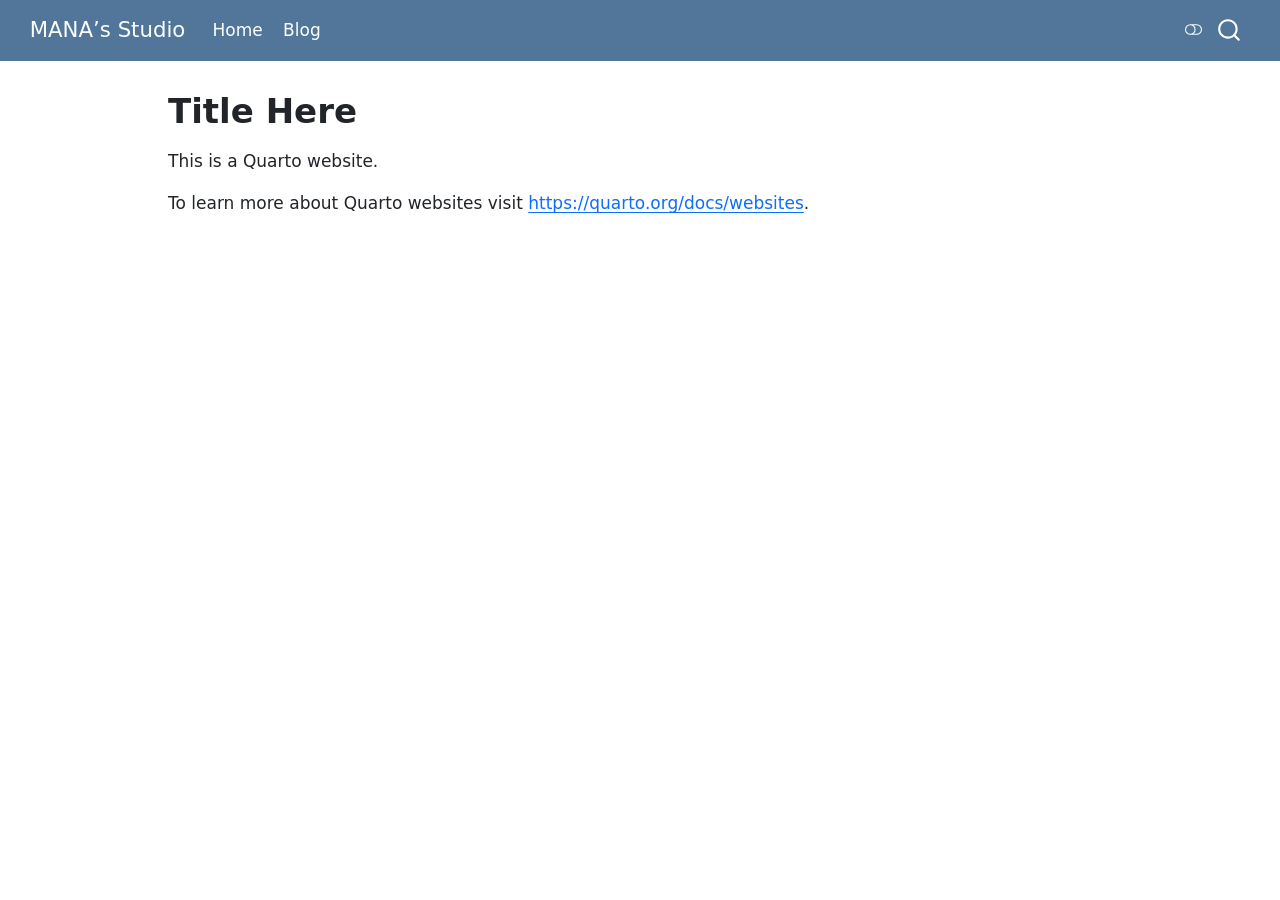
<file: index.html>
<!DOCTYPE html>
<html xmlns="http://www.w3.org/1999/xhtml" lang="en" xml:lang="en"><head>

<meta charset="utf-8">
<meta name="generator" content="quarto-1.10.18">

<meta name="viewport" content="width=device-width, initial-scale=1.0, user-scalable=yes">


<title>Title Here – MANA’s Studio</title>
<style>
/* Default styles provided by pandoc.
** See https://pandoc.org/MANUAL.html#variables-for-html for config info.
*/
span.smallcaps{font-variant: small-caps;}
div.columns{display: flex; gap: 1.5em;}
div.column{flex: auto;}
@media screen {
div.columns{gap: min(4vw, 1.5em);}
div.column{overflow-x: auto;}
}
div.hanging-indent{margin-left: 1.5em; text-indent: -1.5em;}
ul.task-list{list-style: none;}
ul.task-list li input[type="checkbox"] {
  width: 0.8em;
  margin: 0 0.8em 0.2em -1em; /* quarto-specific, see https://github.com/quarto-dev/quarto-cli/issues/4556 */ 
  vertical-align: middle;
}
</style>


<script src="site_libs/quarto-nav/quarto-nav.js"></script>
<script src="site_libs/quarto-nav/headroom.min.js"></script>
<script src="site_libs/clipboard/clipboard.min.js"></script>
<script src="site_libs/quarto-search/autocomplete.umd.js"></script>
<script src="site_libs/quarto-search/fuse.min.js"></script>
<script src="site_libs/quarto-search/quarto-search.js"></script>
<meta name="quarto:offset" content="./">
<script src="site_libs/quarto-html/quarto.js" type="module"></script>
<script src="site_libs/quarto-html/tabsets/tabsets.js" type="module"></script>
<script src="site_libs/quarto-html/popper.min.js"></script>
<script src="site_libs/quarto-html/tippy.umd.min.js"></script>
<script src="site_libs/quarto-html/anchor.min.js"></script>
<link href="site_libs/quarto-html/tippy.css" rel="stylesheet">
<link href="site_libs/quarto-html/quarto-syntax-highlighting-64a204ab8560d761af7679ceaba22944.css" rel="stylesheet" class="quarto-color-scheme" id="quarto-text-highlighting-styles">
<link href="site_libs/quarto-html/quarto-syntax-highlighting-dark-b85bc7c33db8c58e0ec93c3465666fed.css" rel="stylesheet" class="quarto-color-scheme quarto-color-alternate" id="quarto-text-highlighting-styles">
<link href="site_libs/quarto-html/quarto-syntax-highlighting-64a204ab8560d761af7679ceaba22944.css" rel="stylesheet" class="quarto-color-scheme-extra" id="quarto-text-highlighting-styles">
<script src="site_libs/bootstrap/bootstrap.min.js"></script>
<link href="site_libs/bootstrap/bootstrap-icons.css" rel="stylesheet">
<link href="site_libs/bootstrap/bootstrap-3f2496242c16263c0d5ed257b2b27fab.min.css" rel="stylesheet" append-hash="true" class="quarto-color-scheme" id="quarto-bootstrap" data-mode="light">
<link href="site_libs/bootstrap/bootstrap-dark-cb32efade1bbfe408a5e0da3aff80a0a.min.css" rel="stylesheet" append-hash="true" class="quarto-color-scheme quarto-color-alternate" id="quarto-bootstrap" data-mode="dark">
<link href="site_libs/bootstrap/bootstrap-3f2496242c16263c0d5ed257b2b27fab.min.css" rel="stylesheet" append-hash="true" class="quarto-color-scheme-extra" id="quarto-bootstrap" data-mode="light">
<script id="quarto-search-options" type="application/json">{
  "location": "navbar",
  "copy-button": false,
  "collapse-after": 3,
  "panel-placement": "end",
  "type": "overlay",
  "limit": 50,
  "keyboard-shortcut": [
    "f",
    "/",
    "s"
  ],
  "show-item-context": false,
  "language": {
    "search-no-results-text": "No results",
    "search-matching-documents-text": "matching documents",
    "search-copy-link-title": "Copy link to search",
    "search-hide-matches-text": "Hide additional matches",
    "search-more-match-text": "more match in this document",
    "search-more-matches-text": "more matches in this document",
    "search-clear-button-title": "Clear",
    "search-text-placeholder": "",
    "search-detached-cancel-button-title": "Cancel",
    "search-submit-button-title": "Submit",
    "search-label": "Search"
  }
}</script>


<link rel="stylesheet" href="styles.css">
</head>

<body class="nav-fixed quarto-light"><script id="quarto-html-before-body" type="application/javascript">
    const toggleBodyColorMode = (bsSheetEl) => {
      const mode = bsSheetEl.getAttribute("data-mode");
      const bodyEl = window.document.querySelector("body");
      if (mode === "dark") {
        bodyEl.classList.add("quarto-dark");
        bodyEl.classList.remove("quarto-light");
      } else {
        bodyEl.classList.add("quarto-light");
        bodyEl.classList.remove("quarto-dark");
      }
    }
    const toggleBodyColorPrimary = () => {
      const bsSheetEl = window.document.querySelector("link#quarto-bootstrap:not([rel=disabled-stylesheet])");
      if (bsSheetEl) {
        toggleBodyColorMode(bsSheetEl);
      }
    }
    const setColorSchemeToggle = (alternate) => {
      const toggles = window.document.querySelectorAll('.quarto-color-scheme-toggle');
      for (let i=0; i < toggles.length; i++) {
        const toggle = toggles[i];
        if (toggle) {
          if (alternate) {
            toggle.classList.add("alternate");
          } else {
            toggle.classList.remove("alternate");
          }
        }
      }
    };
    const toggleColorMode = (alternate) => {
      // Switch the stylesheets
      const primaryStylesheets = window.document.querySelectorAll('link.quarto-color-scheme:not(.quarto-color-alternate)');
      const alternateStylesheets = window.document.querySelectorAll('link.quarto-color-scheme.quarto-color-alternate');
      manageTransitions('#quarto-margin-sidebar .nav-link', false);
      if (alternate) {
        // note: dark is layered on light, we don't disable primary!
        enableStylesheet(alternateStylesheets);
        for (const sheetNode of alternateStylesheets) {
          if (sheetNode.id === "quarto-bootstrap") {
            toggleBodyColorMode(sheetNode);
          }
        }
      } else {
        disableStylesheet(alternateStylesheets);
        enableStylesheet(primaryStylesheets)
        toggleBodyColorPrimary();
      }
      manageTransitions('#quarto-margin-sidebar .nav-link', true);
      // Switch the toggles
      setColorSchemeToggle(alternate)
      // Hack to workaround the fact that safari doesn't
      // properly recolor the scrollbar when toggling (#1455)
      if (navigator.userAgent.indexOf('Safari') > 0 && navigator.userAgent.indexOf('Chrome') == -1) {
        manageTransitions("body", false);
        window.scrollTo(0, 1);
        setTimeout(() => {
          window.scrollTo(0, 0);
          manageTransitions("body", true);
        }, 40);
      }
    }
    const disableStylesheet = (stylesheets) => {
      for (let i=0; i < stylesheets.length; i++) {
        const stylesheet = stylesheets[i];
        stylesheet.rel = 'disabled-stylesheet';
      }
    }
    const enableStylesheet = (stylesheets) => {
      for (let i=0; i < stylesheets.length; i++) {
        const stylesheet = stylesheets[i];
        if(stylesheet.rel !== 'stylesheet') { // for Chrome, which will still FOUC without this check
          stylesheet.rel = 'stylesheet';
        }
      }
    }
    const manageTransitions = (selector, allowTransitions) => {
      const els = window.document.querySelectorAll(selector);
      for (let i=0; i < els.length; i++) {
        const el = els[i];
        if (allowTransitions) {
          el.classList.remove('notransition');
        } else {
          el.classList.add('notransition');
        }
      }
    }
    const isFileUrl = () => {
      return window.location.protocol === 'file:';
    }
    const hasAlternateSentinel = () => {
      let styleSentinel = getColorSchemeSentinel();
      if (styleSentinel !== null) {
        return styleSentinel === "alternate";
      } else {
        return false;
      }
    }
    const setStyleSentinel = (alternate) => {
      const value = alternate ? "alternate" : "default";
      if (!isFileUrl()) {
        window.localStorage.setItem("quarto-color-scheme", value);
      } else {
        localAlternateSentinel = value;
      }
    }
    const getColorSchemeSentinel = () => {
      if (!isFileUrl()) {
        const storageValue = window.localStorage.getItem("quarto-color-scheme");
        return storageValue != null ? storageValue : localAlternateSentinel;
      } else {
        return localAlternateSentinel;
      }
    }
    const toggleGiscusIfUsed = (isAlternate, darkModeDefault) => {
      const baseTheme = document.querySelector('#giscus-base-theme')?.value ?? 'light';
      const alternateTheme = document.querySelector('#giscus-alt-theme')?.value ?? 'dark';
      let newTheme = '';
      if(authorPrefersDark) {
        newTheme = isAlternate ? baseTheme : alternateTheme;
      } else {
        newTheme = isAlternate ? alternateTheme : baseTheme;
      }
      const changeGiscusTheme = () => {
        // From: https://github.com/giscus/giscus/issues/336
        const sendMessage = (message) => {
          const iframe = document.querySelector('iframe.giscus-frame');
          if (!iframe) return;
          iframe.contentWindow.postMessage({ giscus: message }, 'https://giscus.app');
        }
        sendMessage({
          setConfig: {
            theme: newTheme
          }
        });
      }
      const isGiscussLoaded = window.document.querySelector('iframe.giscus-frame') !== null;
      if (isGiscussLoaded) {
        changeGiscusTheme();
      }
    };
    const authorPrefersDark = false;
    const darkModeDefault = authorPrefersDark;
      document.querySelector('link#quarto-text-highlighting-styles.quarto-color-scheme-extra').rel = 'disabled-stylesheet';
      document.querySelector('link#quarto-bootstrap.quarto-color-scheme-extra').rel = 'disabled-stylesheet';
    let localAlternateSentinel = darkModeDefault ? 'alternate' : 'default';
    // Dark / light mode switch
    window.quartoToggleColorScheme = () => {
      // Read the current dark / light value
      let toAlternate = !hasAlternateSentinel();
      toggleColorMode(toAlternate);
      setStyleSentinel(toAlternate);
      toggleGiscusIfUsed(toAlternate, darkModeDefault);
      window.dispatchEvent(new Event('resize'));
    };
    // Switch to dark mode if need be
    if (hasAlternateSentinel()) {
      toggleColorMode(true);
    } else {
      toggleColorMode(false);
    }
  </script>

<div id="quarto-search-results"></div>
  <header id="quarto-header" class="headroom fixed-top">
    <nav class="navbar navbar-expand-lg " data-bs-theme="dark">
      <div class="navbar-container container-fluid">
      <div class="navbar-brand-container mx-auto">
    <a class="navbar-brand" href="./index.html">
    <span class="navbar-title">MANA’s Studio</span>
    </a>
  </div>
            <div id="quarto-search" class="" title="Search"></div>
          <button class="navbar-toggler" type="button" data-bs-toggle="collapse" data-bs-target="#navbarCollapse" aria-controls="navbarCollapse" role="menu" aria-expanded="false" aria-label="Toggle navigation" onclick="if (window.quartoToggleHeadroom) { window.quartoToggleHeadroom(); }">
  <span class="navbar-toggler-icon"></span>
</button>
          <div class="collapse navbar-collapse" id="navbarCollapse">
            <ul class="navbar-nav navbar-nav-scroll me-auto">
  <li class="nav-item">
    <a class="nav-link active" href="./index.html" aria-current="page"> 
<span class="menu-text">Home</span></a>
  </li>  
  <li class="nav-item">
    <a class="nav-link" href="./blog/index.html"> 
<span class="menu-text">Blog</span></a>
  </li>  
</ul>
          </div> <!-- /navcollapse -->
            <div class="quarto-navbar-tools">
  <a href="" class="quarto-color-scheme-toggle quarto-navigation-tool  px-1" onclick="window.quartoToggleColorScheme(); return false;" title="Toggle dark mode"><i class="bi"></i></a>
</div>
      </div> <!-- /container-fluid -->
    </nav>
</header>
<!-- content -->
<div id="quarto-content" class="quarto-container page-columns page-rows-contents page-layout-article page-navbar">
<!-- sidebar -->
<!-- margin-sidebar -->
    <div id="quarto-margin-sidebar" class="sidebar margin-sidebar zindex-bottom">
        
    </div>
<!-- main -->
<main class="content" id="quarto-document-content">


<header id="title-block-header" class="quarto-title-block default">
<div class="quarto-title">
<h1 class="title">Title Here</h1>
</div>



<div class="quarto-title-meta">

    
  
    
  </div>
  


</header>


<p>This is a Quarto website.</p>
<p>To learn more about Quarto websites visit <a href="https://quarto.org/docs/websites" class="uri">https://quarto.org/docs/websites</a>.</p>



</main> <!-- /main -->
<script id="quarto-html-after-body" type="application/javascript">
  window.document.addEventListener("DOMContentLoaded", function (event) {
    // Ensure there is a toggle, if there isn't float one in the top right
    if (window.document.querySelector('.quarto-color-scheme-toggle') === null) {
      const a = window.document.createElement('a');
      a.classList.add('top-right');
      a.classList.add('quarto-color-scheme-toggle');
      a.href = "";
      a.onclick = function() { try { window.quartoToggleColorScheme(); } catch {} return false; };
      const i = window.document.createElement("i");
      i.classList.add('bi');
      a.appendChild(i);
      window.document.body.appendChild(a);
    }
    setColorSchemeToggle(hasAlternateSentinel())
    const icon = "";
    const anchorJS = new window.AnchorJS();
    anchorJS.options = {
      placement: 'right',
      icon: icon
    };
    anchorJS.add('.anchored');
    const isCodeAnnotation = (el) => {
      for (const clz of el.classList) {
        if (clz.startsWith('code-annotation-')) {                     
          return true;
        }
      }
      return false;
    }
    const onCopySuccess = function(e) {
      // button target
      const button = e.trigger;
      // don't keep focus
      button.blur();
      // flash "checked"
      button.classList.add('code-copy-button-checked');
      var currentTitle = button.getAttribute("title");
      button.setAttribute("title", "Copied!");
      let tooltip;
      if (window.bootstrap) {
        button.setAttribute("data-bs-toggle", "tooltip");
        button.setAttribute("data-bs-placement", "left");
        button.setAttribute("data-bs-title", "Copied!");
        tooltip = new bootstrap.Tooltip(button, 
          { trigger: "manual", 
            customClass: "code-copy-button-tooltip",
            offset: [0, -8]});
        tooltip.show();    
      }
      setTimeout(function() {
        if (tooltip) {
          tooltip.hide();
          button.removeAttribute("data-bs-title");
          button.removeAttribute("data-bs-toggle");
          button.removeAttribute("data-bs-placement");
        }
        button.setAttribute("title", currentTitle);
        button.classList.remove('code-copy-button-checked');
      }, 1000);
      // clear code selection
      e.clearSelection();
    }
    const getTextToCopy = function(trigger) {
      const outerScaffold = trigger.parentElement.cloneNode(true);
      const codeEl = outerScaffold.querySelector('code');
      for (const childEl of codeEl.children) {
        if (isCodeAnnotation(childEl)) {
          childEl.remove();
        }
      }
      return codeEl.innerText;
    }
    const clipboard = new window.ClipboardJS('.code-copy-button:not([data-in-quarto-modal])', {
      text: getTextToCopy
    });
    clipboard.on('success', onCopySuccess);
    if (window.document.getElementById('quarto-embedded-source-code-modal')) {
      const clipboardModal = new window.ClipboardJS('.code-copy-button[data-in-quarto-modal]', {
        text: getTextToCopy,
        container: window.document.getElementById('quarto-embedded-source-code-modal')
      });
      clipboardModal.on('success', onCopySuccess);
    }
      var localhostRegex = new RegExp(/^(?:http|https):\/\/localhost\:?[0-9]*\//);
      var mailtoRegex = new RegExp(/^mailto:/);
        var filterRegex = new RegExp("https:\/\/aieeeee-k\.github\.io\/");
      var isInternal = (href) => {
          return filterRegex.test(href) || localhostRegex.test(href) || mailtoRegex.test(href);
      }
      // Inspect non-navigation links and adorn them if external
     var links = window.document.querySelectorAll('a[href]:not(.nav-link):not(.navbar-brand):not(.toc-action):not(.sidebar-link):not(.sidebar-item-toggle):not(.pagination-link):not(.no-external):not([aria-hidden]):not(.dropdown-item):not(.quarto-navigation-tool):not(.about-link)');
      for (var i=0; i<links.length; i++) {
        const link = links[i];
        if (!isInternal(link.href)) {
          // undo the damage that might have been done by quarto-nav.js in the case of
          // links that we want to consider external
          if (link.dataset.originalHref !== undefined) {
            link.href = link.dataset.originalHref;
          }
        }
      }
    function tippyHover(el, contentFn, onTriggerFn, onUntriggerFn) {
      const config = {
        allowHTML: true,
        maxWidth: 500,
        delay: 100,
        arrow: false,
        appendTo: function(el) {
            return el.parentElement;
        },
        interactive: true,
        interactiveBorder: 10,
        theme: 'quarto',
        placement: 'bottom-start',
      };
      if (contentFn) {
        config.content = contentFn;
      }
      if (onTriggerFn) {
        config.onTrigger = onTriggerFn;
      }
      if (onUntriggerFn) {
        config.onUntrigger = onUntriggerFn;
      }
      window.tippy(el, config); 
    }
    const noterefs = window.document.querySelectorAll('a[role="doc-noteref"]');
    for (var i=0; i<noterefs.length; i++) {
      const ref = noterefs[i];
      tippyHover(ref, function() {
        // use id or data attribute instead here
        let href = ref.getAttribute('data-footnote-href') || ref.getAttribute('href');
        try { href = new URL(href).hash; } catch {}
        const id = href.replace(/^#\/?/, "");
        const note = window.document.getElementById(id);
        if (note) {
          return note.innerHTML;
        } else {
          return "";
        }
      });
    }
    const xrefs = window.document.querySelectorAll('a.quarto-xref');
    const processXRef = (id, note) => {
      // Strip column container classes
      const stripColumnClz = (el) => {
        el.classList.remove("page-full", "page-columns");
        if (el.children) {
          for (const child of el.children) {
            stripColumnClz(child);
          }
        }
      }
      stripColumnClz(note)
      if (id === null || id.startsWith('sec-')) {
        // Special case sections, only their first couple elements
        const container = document.createElement("div");
        if (note.children && note.children.length > 2) {
          container.appendChild(note.children[0].cloneNode(true));
          for (let i = 1; i < note.children.length; i++) {
            const child = note.children[i];
            if (child.tagName === "P" && child.innerText === "") {
              continue;
            } else {
              container.appendChild(child.cloneNode(true));
              break;
            }
          }
          if (window.Quarto?.typesetMath) {
            window.Quarto.typesetMath(container);
          }
          return container.innerHTML
        } else {
          if (window.Quarto?.typesetMath) {
            window.Quarto.typesetMath(note);
          }
          return note.innerHTML;
        }
      } else {
        // Remove any anchor links if they are present
        const anchorLink = note.querySelector('a.anchorjs-link');
        if (anchorLink) {
          anchorLink.remove();
        }
        if (window.Quarto?.typesetMath) {
          window.Quarto.typesetMath(note);
        }
        if (note.classList.contains("callout")) {
          return note.outerHTML;
        } else {
          return note.innerHTML;
        }
      }
    }
    for (var i=0; i<xrefs.length; i++) {
      const xref = xrefs[i];
      tippyHover(xref, undefined, function(instance) {
        instance.disable();
        let url = xref.getAttribute('href');
        let hash = undefined; 
        if (url.startsWith('#')) {
          hash = url;
        } else {
          try { hash = new URL(url).hash; } catch {}
        }
        if (hash) {
          const id = hash.replace(/^#\/?/, "");
          const note = window.document.getElementById(id);
          if (note !== null) {
            try {
              const html = processXRef(id, note.cloneNode(true));
              instance.setContent(html);
            } finally {
              instance.enable();
              instance.show();
            }
          } else {
            // See if we can fetch this
            fetch(url.split('#')[0])
            .then(res => res.text())
            .then(html => {
              const parser = new DOMParser();
              const htmlDoc = parser.parseFromString(html, "text/html");
              const note = htmlDoc.getElementById(id);
              if (note !== null) {
                const html = processXRef(id, note);
                instance.setContent(html);
              } 
            }).finally(() => {
              instance.enable();
              instance.show();
            });
          }
        } else {
          // See if we can fetch a full url (with no hash to target)
          // This is a special case and we should probably do some content thinning / targeting
          fetch(url)
          .then(res => res.text())
          .then(html => {
            const parser = new DOMParser();
            const htmlDoc = parser.parseFromString(html, "text/html");
            const note = htmlDoc.querySelector('main.content');
            if (note !== null) {
              // This should only happen for chapter cross references
              // (since there is no id in the URL)
              // remove the first header
              if (note.children.length > 0 && note.children[0].tagName === "HEADER") {
                note.children[0].remove();
              }
              const html = processXRef(null, note);
              instance.setContent(html);
            } 
          }).finally(() => {
            instance.enable();
            instance.show();
          });
        }
      }, function(instance) {
      });
    }
        let selectedAnnoteEl;
        const selectorForAnnotation = ( cell, annotation) => {
          let cellAttr = 'data-code-cell="' + cell + '"';
          let lineAttr = 'data-code-annotation="' +  annotation + '"';
          const selector = 'span[' + cellAttr + '][' + lineAttr + ']';
          return selector;
        }
        const selectCodeLines = (annoteEl) => {
          const doc = window.document;
          const targetCell = annoteEl.getAttribute("data-target-cell");
          const targetAnnotation = annoteEl.getAttribute("data-target-annotation");
          const annoteSpan = window.document.querySelector(selectorForAnnotation(targetCell, targetAnnotation));
          const lines = annoteSpan.getAttribute("data-code-lines").split(",");
          const lineIds = lines.map((line) => {
            return targetCell + "-" + line;
          })
          let top = null;
          let height = null;
          let parent = null;
          if (lineIds.length > 0) {
              //compute the position of the single el (top and bottom and make a div)
              const el = window.document.getElementById(lineIds[0]);
              top = el.offsetTop;
              height = el.offsetHeight;
              parent = el.parentElement.parentElement;
            if (lineIds.length > 1) {
              const lastEl = window.document.getElementById(lineIds[lineIds.length - 1]);
              const bottom = lastEl.offsetTop + lastEl.offsetHeight;
              height = bottom - top;
            }
            if (top !== null && height !== null && parent !== null) {
              // cook up a div (if necessary) and position it 
              let div = window.document.getElementById("code-annotation-line-highlight");
              if (div === null) {
                div = window.document.createElement("div");
                div.setAttribute("id", "code-annotation-line-highlight");
                div.style.position = 'absolute';
                parent.appendChild(div);
              }
              div.style.top = top - 2 + "px";
              div.style.height = height + 4 + "px";
              div.style.left = 0;
              let gutterDiv = window.document.getElementById("code-annotation-line-highlight-gutter");
              if (gutterDiv === null) {
                gutterDiv = window.document.createElement("div");
                gutterDiv.setAttribute("id", "code-annotation-line-highlight-gutter");
                gutterDiv.style.position = 'absolute';
                const codeCell = window.document.getElementById(targetCell);
                const gutter = codeCell.querySelector('.code-annotation-gutter');
                gutter.appendChild(gutterDiv);
              }
              gutterDiv.style.top = top - 2 + "px";
              gutterDiv.style.height = height + 4 + "px";
            }
            selectedAnnoteEl = annoteEl;
          }
        };
        const unselectCodeLines = () => {
          const elementsIds = ["code-annotation-line-highlight", "code-annotation-line-highlight-gutter"];
          elementsIds.forEach((elId) => {
            const div = window.document.getElementById(elId);
            if (div) {
              div.remove();
            }
          });
          selectedAnnoteEl = undefined;
        };
          // Handle positioning of the toggle
      window.addEventListener(
        "resize",
        throttle(() => {
          elRect = undefined;
          if (selectedAnnoteEl) {
            selectCodeLines(selectedAnnoteEl);
          }
        }, 10)
      );
      function throttle(fn, ms) {
      let throttle = false;
      let timer;
        return (...args) => {
          if(!throttle) { // first call gets through
              fn.apply(this, args);
              throttle = true;
          } else { // all the others get throttled
              if(timer) clearTimeout(timer); // cancel #2
              timer = setTimeout(() => {
                fn.apply(this, args);
                timer = throttle = false;
              }, ms);
          }
        };
      }
        // Attach click handler to the DT
        const annoteDls = window.document.querySelectorAll('dt[data-target-cell]');
        for (const annoteDlNode of annoteDls) {
          annoteDlNode.addEventListener('click', (event) => {
            const clickedEl = event.target;
            if (clickedEl !== selectedAnnoteEl) {
              unselectCodeLines();
              const activeEl = window.document.querySelector('dt[data-target-cell].code-annotation-active');
              if (activeEl) {
                activeEl.classList.remove('code-annotation-active');
              }
              selectCodeLines(clickedEl);
              clickedEl.classList.add('code-annotation-active');
            } else {
              // Unselect the line
              unselectCodeLines();
              clickedEl.classList.remove('code-annotation-active');
            }
          });
        }
    const findCites = (el) => {
      const parentEl = el.parentElement;
      if (parentEl) {
        const cites = parentEl.dataset.cites;
        if (cites) {
          return {
            el,
            cites: cites.split(' ')
          };
        } else {
          return findCites(el.parentElement)
        }
      } else {
        return undefined;
      }
    };
    var bibliorefs = window.document.querySelectorAll('a[role="doc-biblioref"]');
    for (var i=0; i<bibliorefs.length; i++) {
      const ref = bibliorefs[i];
      const citeInfo = findCites(ref);
      if (citeInfo) {
        tippyHover(citeInfo.el, function() {
          var popup = window.document.createElement('div');
          citeInfo.cites.forEach(function(cite) {
            var citeDiv = window.document.createElement('div');
            citeDiv.classList.add('hanging-indent');
            citeDiv.classList.add('csl-entry');
            var biblioDiv = window.document.getElementById('ref-' + cite);
            if (biblioDiv) {
              citeDiv.innerHTML = biblioDiv.innerHTML;
            }
            popup.appendChild(citeDiv);
          });
          return popup.innerHTML;
        });
      }
    }
  });
  </script>
</div> <!-- /content -->




</body></html>
</file>
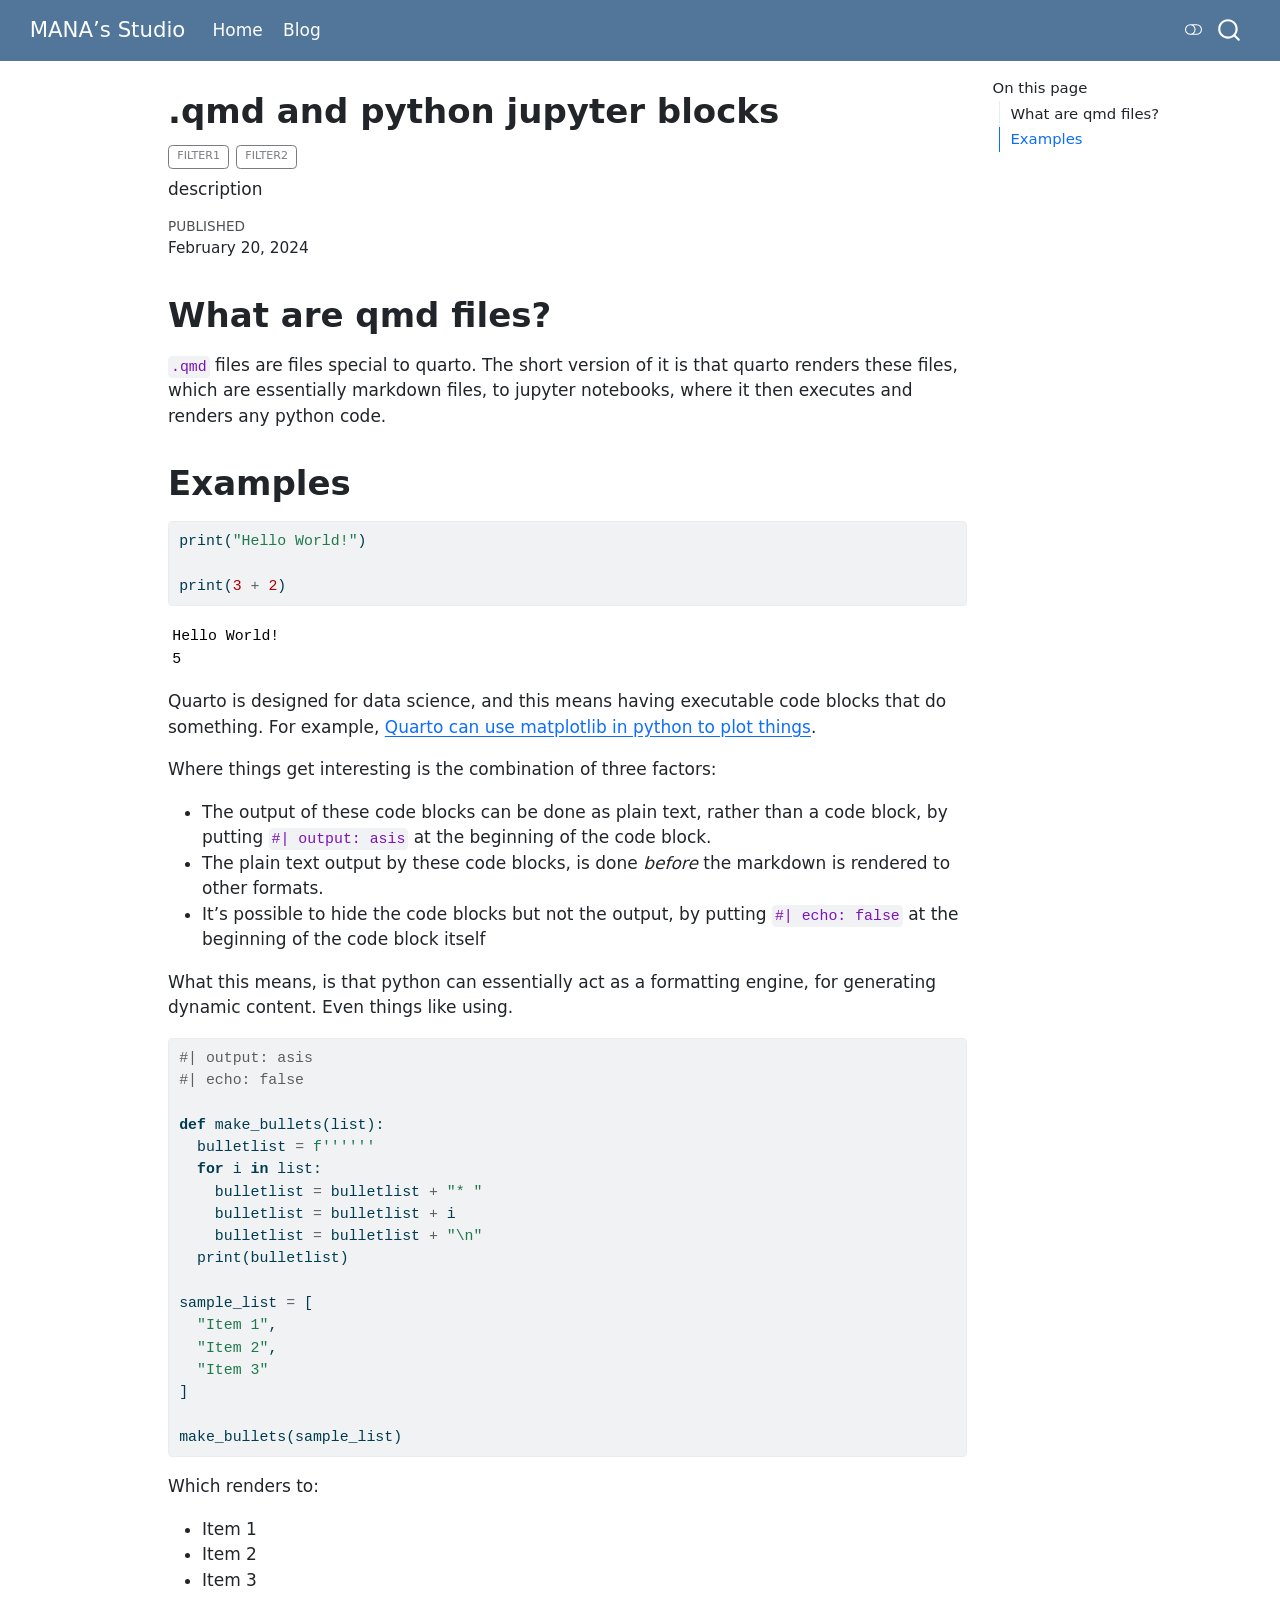
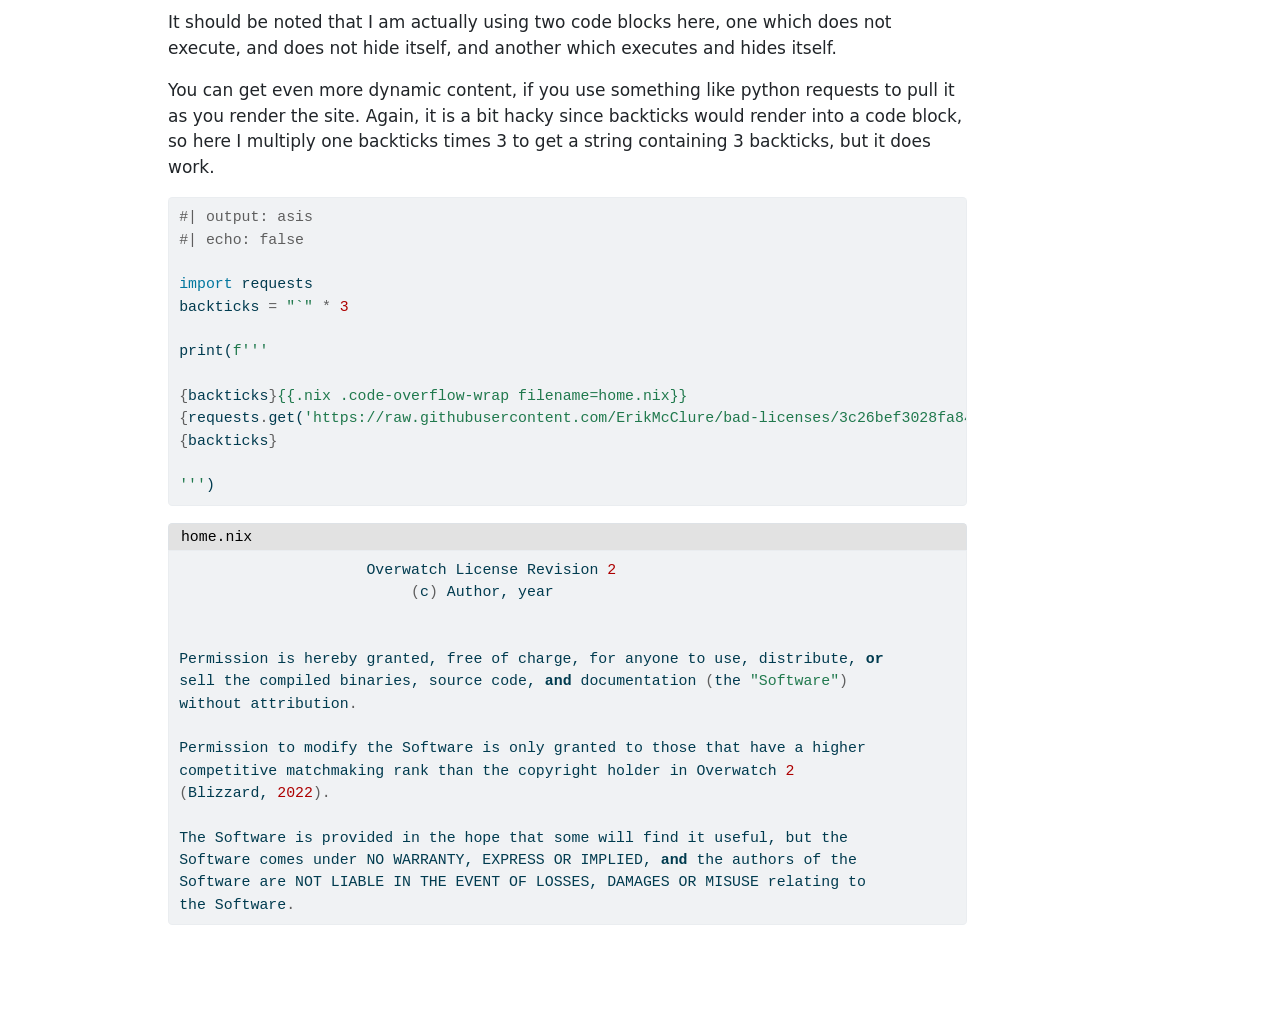
<file: blog/qmd/index.html>
<!DOCTYPE html>
<html xmlns="http://www.w3.org/1999/xhtml" lang="en" xml:lang="en"><head>

<meta charset="utf-8">
<meta name="generator" content="quarto-1.10.18">

<meta name="viewport" content="width=device-width, initial-scale=1.0, user-scalable=yes">

<meta name="dcterms.date" content="2024-02-20">
<meta name="description" content="description">

<title>.qmd and python jupyter blocks – MANA’s Studio</title>
<style>
/* Default styles provided by pandoc.
** See https://pandoc.org/MANUAL.html#variables-for-html for config info.
*/
span.smallcaps{font-variant: small-caps;}
div.columns{display: flex; gap: 1.5em;}
div.column{flex: auto;}
@media screen {
div.columns{gap: min(4vw, 1.5em);}
div.column{overflow-x: auto;}
}
div.hanging-indent{margin-left: 1.5em; text-indent: -1.5em;}
ul.task-list{list-style: none;}
ul.task-list li input[type="checkbox"] {
  width: 0.8em;
  margin: 0 0.8em 0.2em -1em; /* quarto-specific, see https://github.com/quarto-dev/quarto-cli/issues/4556 */ 
  vertical-align: middle;
}
/* CSS for syntax highlighting */
html { -webkit-text-size-adjust: 100%; }
pre > code.sourceCode { white-space: pre; position: relative; }
pre > code.sourceCode > span { display: inline-block; line-height: 1.25; }
pre > code.sourceCode > span:empty { height: 1.2em; }
.sourceCode { overflow: visible; }
code.sourceCode > span { color: inherit; text-decoration: inherit; }
div.sourceCode { margin: 1em 0; }
pre.sourceCode { margin: 0; }
@media screen {
div.sourceCode { overflow: auto; }
}
@media print {
pre > code.sourceCode { white-space: pre-wrap; }
pre > code.sourceCode > span { text-indent: -5em; padding-left: 5em; }
}
pre.numberSource code
  { counter-reset: source-line 0; }
pre.numberSource code > span
  { position: relative; left: -4em; counter-increment: source-line; }
pre.numberSource code > span > a:first-child::before
  { content: counter(source-line);
    position: relative; left: -1em; text-align: right; vertical-align: baseline;
    border: none; display: inline-block;
    -webkit-touch-callout: none; -webkit-user-select: none;
    -khtml-user-select: none; -moz-user-select: none;
    -ms-user-select: none; user-select: none;
    padding: 0 4px; width: 4em;
  }
pre.numberSource { margin-left: 3em;  padding-left: 4px; }
div.sourceCode
  {   }
@media screen {
pre > code.sourceCode > span > a:first-child::before { text-decoration: underline; }
}
</style>


<script src="../../site_libs/quarto-nav/quarto-nav.js"></script>
<script src="../../site_libs/quarto-nav/headroom.min.js"></script>
<script src="../../site_libs/clipboard/clipboard.min.js"></script>
<script src="../../site_libs/quarto-search/autocomplete.umd.js"></script>
<script src="../../site_libs/quarto-search/fuse.min.js"></script>
<script src="../../site_libs/quarto-search/quarto-search.js"></script>
<meta name="quarto:offset" content="../../">
<script src="../../site_libs/quarto-html/quarto.js" type="module"></script>
<script src="../../site_libs/quarto-html/tabsets/tabsets.js" type="module"></script>
<script src="../../site_libs/quarto-html/popper.min.js"></script>
<script src="../../site_libs/quarto-html/tippy.umd.min.js"></script>
<script src="../../site_libs/quarto-html/anchor.min.js"></script>
<link href="../../site_libs/quarto-html/tippy.css" rel="stylesheet">
<link href="../../site_libs/quarto-html/quarto-syntax-highlighting-64a204ab8560d761af7679ceaba22944.css" rel="stylesheet" class="quarto-color-scheme" id="quarto-text-highlighting-styles">
<link href="../../site_libs/quarto-html/quarto-syntax-highlighting-dark-b85bc7c33db8c58e0ec93c3465666fed.css" rel="stylesheet" class="quarto-color-scheme quarto-color-alternate" id="quarto-text-highlighting-styles">
<link href="../../site_libs/quarto-html/quarto-syntax-highlighting-64a204ab8560d761af7679ceaba22944.css" rel="stylesheet" class="quarto-color-scheme-extra" id="quarto-text-highlighting-styles">
<script src="../../site_libs/bootstrap/bootstrap.min.js"></script>
<link href="../../site_libs/bootstrap/bootstrap-icons.css" rel="stylesheet">
<link href="../../site_libs/bootstrap/bootstrap-3f2496242c16263c0d5ed257b2b27fab.min.css" rel="stylesheet" append-hash="true" class="quarto-color-scheme" id="quarto-bootstrap" data-mode="light">
<link href="../../site_libs/bootstrap/bootstrap-dark-cb32efade1bbfe408a5e0da3aff80a0a.min.css" rel="stylesheet" append-hash="true" class="quarto-color-scheme quarto-color-alternate" id="quarto-bootstrap" data-mode="dark">
<link href="../../site_libs/bootstrap/bootstrap-3f2496242c16263c0d5ed257b2b27fab.min.css" rel="stylesheet" append-hash="true" class="quarto-color-scheme-extra" id="quarto-bootstrap" data-mode="light">
<script id="quarto-search-options" type="application/json">{
  "location": "navbar",
  "copy-button": false,
  "collapse-after": 3,
  "panel-placement": "end",
  "type": "overlay",
  "limit": 50,
  "keyboard-shortcut": [
    "f",
    "/",
    "s"
  ],
  "show-item-context": false,
  "language": {
    "search-no-results-text": "No results",
    "search-matching-documents-text": "matching documents",
    "search-copy-link-title": "Copy link to search",
    "search-hide-matches-text": "Hide additional matches",
    "search-more-match-text": "more match in this document",
    "search-more-matches-text": "more matches in this document",
    "search-clear-button-title": "Clear",
    "search-text-placeholder": "",
    "search-detached-cancel-button-title": "Cancel",
    "search-submit-button-title": "Submit",
    "search-label": "Search"
  }
}</script>


<link rel="stylesheet" href="../../styles.css">
</head>

<body class="nav-fixed quarto-light"><script id="quarto-html-before-body" type="application/javascript">
    const toggleBodyColorMode = (bsSheetEl) => {
      const mode = bsSheetEl.getAttribute("data-mode");
      const bodyEl = window.document.querySelector("body");
      if (mode === "dark") {
        bodyEl.classList.add("quarto-dark");
        bodyEl.classList.remove("quarto-light");
      } else {
        bodyEl.classList.add("quarto-light");
        bodyEl.classList.remove("quarto-dark");
      }
    }
    const toggleBodyColorPrimary = () => {
      const bsSheetEl = window.document.querySelector("link#quarto-bootstrap:not([rel=disabled-stylesheet])");
      if (bsSheetEl) {
        toggleBodyColorMode(bsSheetEl);
      }
    }
    const setColorSchemeToggle = (alternate) => {
      const toggles = window.document.querySelectorAll('.quarto-color-scheme-toggle');
      for (let i=0; i < toggles.length; i++) {
        const toggle = toggles[i];
        if (toggle) {
          if (alternate) {
            toggle.classList.add("alternate");
          } else {
            toggle.classList.remove("alternate");
          }
        }
      }
    };
    const toggleColorMode = (alternate) => {
      // Switch the stylesheets
      const primaryStylesheets = window.document.querySelectorAll('link.quarto-color-scheme:not(.quarto-color-alternate)');
      const alternateStylesheets = window.document.querySelectorAll('link.quarto-color-scheme.quarto-color-alternate');
      manageTransitions('#quarto-margin-sidebar .nav-link', false);
      if (alternate) {
        // note: dark is layered on light, we don't disable primary!
        enableStylesheet(alternateStylesheets);
        for (const sheetNode of alternateStylesheets) {
          if (sheetNode.id === "quarto-bootstrap") {
            toggleBodyColorMode(sheetNode);
          }
        }
      } else {
        disableStylesheet(alternateStylesheets);
        enableStylesheet(primaryStylesheets)
        toggleBodyColorPrimary();
      }
      manageTransitions('#quarto-margin-sidebar .nav-link', true);
      // Switch the toggles
      setColorSchemeToggle(alternate)
      // Hack to workaround the fact that safari doesn't
      // properly recolor the scrollbar when toggling (#1455)
      if (navigator.userAgent.indexOf('Safari') > 0 && navigator.userAgent.indexOf('Chrome') == -1) {
        manageTransitions("body", false);
        window.scrollTo(0, 1);
        setTimeout(() => {
          window.scrollTo(0, 0);
          manageTransitions("body", true);
        }, 40);
      }
    }
    const disableStylesheet = (stylesheets) => {
      for (let i=0; i < stylesheets.length; i++) {
        const stylesheet = stylesheets[i];
        stylesheet.rel = 'disabled-stylesheet';
      }
    }
    const enableStylesheet = (stylesheets) => {
      for (let i=0; i < stylesheets.length; i++) {
        const stylesheet = stylesheets[i];
        if(stylesheet.rel !== 'stylesheet') { // for Chrome, which will still FOUC without this check
          stylesheet.rel = 'stylesheet';
        }
      }
    }
    const manageTransitions = (selector, allowTransitions) => {
      const els = window.document.querySelectorAll(selector);
      for (let i=0; i < els.length; i++) {
        const el = els[i];
        if (allowTransitions) {
          el.classList.remove('notransition');
        } else {
          el.classList.add('notransition');
        }
      }
    }
    const isFileUrl = () => {
      return window.location.protocol === 'file:';
    }
    const hasAlternateSentinel = () => {
      let styleSentinel = getColorSchemeSentinel();
      if (styleSentinel !== null) {
        return styleSentinel === "alternate";
      } else {
        return false;
      }
    }
    const setStyleSentinel = (alternate) => {
      const value = alternate ? "alternate" : "default";
      if (!isFileUrl()) {
        window.localStorage.setItem("quarto-color-scheme", value);
      } else {
        localAlternateSentinel = value;
      }
    }
    const getColorSchemeSentinel = () => {
      if (!isFileUrl()) {
        const storageValue = window.localStorage.getItem("quarto-color-scheme");
        return storageValue != null ? storageValue : localAlternateSentinel;
      } else {
        return localAlternateSentinel;
      }
    }
    const toggleGiscusIfUsed = (isAlternate, darkModeDefault) => {
      const baseTheme = document.querySelector('#giscus-base-theme')?.value ?? 'light';
      const alternateTheme = document.querySelector('#giscus-alt-theme')?.value ?? 'dark';
      let newTheme = '';
      if(authorPrefersDark) {
        newTheme = isAlternate ? baseTheme : alternateTheme;
      } else {
        newTheme = isAlternate ? alternateTheme : baseTheme;
      }
      const changeGiscusTheme = () => {
        // From: https://github.com/giscus/giscus/issues/336
        const sendMessage = (message) => {
          const iframe = document.querySelector('iframe.giscus-frame');
          if (!iframe) return;
          iframe.contentWindow.postMessage({ giscus: message }, 'https://giscus.app');
        }
        sendMessage({
          setConfig: {
            theme: newTheme
          }
        });
      }
      const isGiscussLoaded = window.document.querySelector('iframe.giscus-frame') !== null;
      if (isGiscussLoaded) {
        changeGiscusTheme();
      }
    };
    const authorPrefersDark = false;
    const darkModeDefault = authorPrefersDark;
      document.querySelector('link#quarto-text-highlighting-styles.quarto-color-scheme-extra').rel = 'disabled-stylesheet';
      document.querySelector('link#quarto-bootstrap.quarto-color-scheme-extra').rel = 'disabled-stylesheet';
    let localAlternateSentinel = darkModeDefault ? 'alternate' : 'default';
    // Dark / light mode switch
    window.quartoToggleColorScheme = () => {
      // Read the current dark / light value
      let toAlternate = !hasAlternateSentinel();
      toggleColorMode(toAlternate);
      setStyleSentinel(toAlternate);
      toggleGiscusIfUsed(toAlternate, darkModeDefault);
      window.dispatchEvent(new Event('resize'));
    };
    // Switch to dark mode if need be
    if (hasAlternateSentinel()) {
      toggleColorMode(true);
    } else {
      toggleColorMode(false);
    }
  </script>

<div id="quarto-search-results"></div>
  <header id="quarto-header" class="headroom fixed-top">
    <nav class="navbar navbar-expand-lg " data-bs-theme="dark">
      <div class="navbar-container container-fluid">
      <div class="navbar-brand-container mx-auto">
    <a class="navbar-brand" href="../../index.html">
    <span class="navbar-title">MANA’s Studio</span>
    </a>
  </div>
            <div id="quarto-search" class="" title="Search"></div>
          <button class="navbar-toggler" type="button" data-bs-toggle="collapse" data-bs-target="#navbarCollapse" aria-controls="navbarCollapse" role="menu" aria-expanded="false" aria-label="Toggle navigation" onclick="if (window.quartoToggleHeadroom) { window.quartoToggleHeadroom(); }">
  <span class="navbar-toggler-icon"></span>
</button>
          <div class="collapse navbar-collapse" id="navbarCollapse">
            <ul class="navbar-nav navbar-nav-scroll me-auto">
  <li class="nav-item">
    <a class="nav-link" href="../../index.html"> 
<span class="menu-text">Home</span></a>
  </li>  
  <li class="nav-item">
    <a class="nav-link" href="../../blog/index.html"> 
<span class="menu-text">Blog</span></a>
  </li>  
</ul>
          </div> <!-- /navcollapse -->
            <div class="quarto-navbar-tools">
  <a href="" class="quarto-color-scheme-toggle quarto-navigation-tool  px-1" onclick="window.quartoToggleColorScheme(); return false;" title="Toggle dark mode"><i class="bi"></i></a>
</div>
      </div> <!-- /container-fluid -->
    </nav>
</header>
<!-- content -->
<div id="quarto-content" class="quarto-container page-columns page-rows-contents page-layout-article page-navbar">
<!-- sidebar -->
<!-- margin-sidebar -->
    <div id="quarto-margin-sidebar" class="sidebar margin-sidebar">
        <nav id="TOC" role="doc-toc" class="toc-active">
    <h2 id="toc-title">On this page</h2>
   
  <ul>
  <li><a href="#what-are-qmd-files" id="toc-what-are-qmd-files" class="nav-link active" data-scroll-target="#what-are-qmd-files">What are qmd files?</a></li>
  <li><a href="#examples" id="toc-examples" class="nav-link" data-scroll-target="#examples">Examples</a></li>
  </ul>
</nav>
    </div>
<!-- main -->
<main class="content" id="quarto-document-content">


<header id="title-block-header" class="quarto-title-block default">
<div class="quarto-title">
<h1 class="title">.qmd and python jupyter blocks</h1>
  <div class="quarto-categories">
    <div class="quarto-category">filter1</div>
    <div class="quarto-category">filter2</div>
  </div>
  </div>

<div>
  <div class="description">
    description
  </div>
</div>


<div class="quarto-title-meta">

    
    <div>
    <div class="quarto-title-meta-heading">Published</div>
    <div class="quarto-title-meta-contents">
      <p class="date">February 20, 2024</p>
    </div>
  </div>
  
    
  </div>
  


</header>


<section id="what-are-qmd-files" class="level1">
<h1>What are qmd files?</h1>
<p><code>.qmd</code> files are files special to quarto. The short version of it is that quarto renders these files, which are essentially markdown files, to jupyter notebooks, where it then executes and renders any python code.</p>
</section>
<section id="examples" class="level1">
<h1>Examples</h1>
<div id="0ee841a7" class="cell" data-execution_count="1">
<div class="code-copy-outer-scaffold"><div class="sourceCode cell-code" id="cb1"><pre class="sourceCode python code-with-copy"><code class="sourceCode python"><span id="cb1-1"><a href="#cb1-1" aria-hidden="true" tabindex="-1"></a><span class="bu">print</span>(<span class="st">"Hello World!"</span>)</span>
<span id="cb1-2"><a href="#cb1-2" aria-hidden="true" tabindex="-1"></a></span>
<span id="cb1-3"><a href="#cb1-3" aria-hidden="true" tabindex="-1"></a><span class="bu">print</span>(<span class="dv">3</span> <span class="op">+</span> <span class="dv">2</span>)</span></code></pre></div><button title="Copy to Clipboard" class="code-copy-button"><i class="bi"></i></button></div>
<div class="cell-output cell-output-stdout">
<pre><code>Hello World!
5</code></pre>
</div>
</div>
<p>Quarto is designed for data science, and this means having executable code blocks that do something. For example, <a href="https://quarto.org/docs/computations/python.html">Quarto can use matplotlib in python to plot things</a>.</p>
<p>Where things get interesting is the combination of three factors:</p>
<ul>
<li>The output of these code blocks can be done as plain text, rather than a code block, by putting <code>#| output: asis</code> at the beginning of the code block.</li>
<li>The plain text output by these code blocks, is done <em>before</em> the markdown is rendered to other formats.</li>
<li>It’s possible to hide the code blocks but not the output, by putting <code>#| echo: false</code> at the beginning of the code block itself</li>
</ul>
<p>What this means, is that python can essentially act as a formatting engine, for generating dynamic content. Even things like using.</p>
<div class="code-copy-outer-scaffold"><div class="sourceCode" id="cb3"><pre class="sourceCode python code-with-copy"><code class="sourceCode python"><span id="cb3-1"><a href="#cb3-1" aria-hidden="true" tabindex="-1"></a><span class="co">#| output: asis</span></span>
<span id="cb3-2"><a href="#cb3-2" aria-hidden="true" tabindex="-1"></a><span class="co">#| echo: false</span></span>
<span id="cb3-3"><a href="#cb3-3" aria-hidden="true" tabindex="-1"></a></span>
<span id="cb3-4"><a href="#cb3-4" aria-hidden="true" tabindex="-1"></a><span class="kw">def</span> make_bullets(<span class="bu">list</span>):</span>
<span id="cb3-5"><a href="#cb3-5" aria-hidden="true" tabindex="-1"></a>  bulletlist <span class="op">=</span> <span class="ss">f''''''</span></span>
<span id="cb3-6"><a href="#cb3-6" aria-hidden="true" tabindex="-1"></a>  <span class="cf">for</span> i <span class="kw">in</span> <span class="bu">list</span>:</span>
<span id="cb3-7"><a href="#cb3-7" aria-hidden="true" tabindex="-1"></a>    bulletlist <span class="op">=</span> bulletlist <span class="op">+</span> <span class="st">"* "</span></span>
<span id="cb3-8"><a href="#cb3-8" aria-hidden="true" tabindex="-1"></a>    bulletlist <span class="op">=</span> bulletlist <span class="op">+</span> i</span>
<span id="cb3-9"><a href="#cb3-9" aria-hidden="true" tabindex="-1"></a>    bulletlist <span class="op">=</span> bulletlist <span class="op">+</span> <span class="st">"</span><span class="ch">\n</span><span class="st">"</span></span>
<span id="cb3-10"><a href="#cb3-10" aria-hidden="true" tabindex="-1"></a>  <span class="bu">print</span>(bulletlist)</span>
<span id="cb3-11"><a href="#cb3-11" aria-hidden="true" tabindex="-1"></a></span>
<span id="cb3-12"><a href="#cb3-12" aria-hidden="true" tabindex="-1"></a>sample_list <span class="op">=</span> [</span>
<span id="cb3-13"><a href="#cb3-13" aria-hidden="true" tabindex="-1"></a>  <span class="st">"Item 1"</span>,</span>
<span id="cb3-14"><a href="#cb3-14" aria-hidden="true" tabindex="-1"></a>  <span class="st">"Item 2"</span>,</span>
<span id="cb3-15"><a href="#cb3-15" aria-hidden="true" tabindex="-1"></a>  <span class="st">"Item 3"</span></span>
<span id="cb3-16"><a href="#cb3-16" aria-hidden="true" tabindex="-1"></a>]</span>
<span id="cb3-17"><a href="#cb3-17" aria-hidden="true" tabindex="-1"></a></span>
<span id="cb3-18"><a href="#cb3-18" aria-hidden="true" tabindex="-1"></a>make_bullets(sample_list)</span></code></pre></div><button title="Copy to Clipboard" class="code-copy-button"><i class="bi"></i></button></div>
<p>Which renders to:</p>
<ul>
<li>Item 1</li>
<li>Item 2</li>
<li>Item 3</li>
</ul>
<p>It should be noted that I am actually using two code blocks here, one which does not execute, and does not hide itself, and another which executes and hides itself.</p>
<p>You can get even more dynamic content, if you use something like python requests to pull it as you render the site. Again, it is a bit hacky since backticks would render into a code block, so here I multiply one backticks times 3 to get a string containing 3 backticks, but it does work.</p>
<div class="code-copy-outer-scaffold"><div class="sourceCode" id="cb4"><pre class="sourceCode python code-with-copy"><code class="sourceCode python"><span id="cb4-1"><a href="#cb4-1" aria-hidden="true" tabindex="-1"></a><span class="co">#| output: asis</span></span>
<span id="cb4-2"><a href="#cb4-2" aria-hidden="true" tabindex="-1"></a><span class="co">#| echo: false</span></span>
<span id="cb4-3"><a href="#cb4-3" aria-hidden="true" tabindex="-1"></a></span>
<span id="cb4-4"><a href="#cb4-4" aria-hidden="true" tabindex="-1"></a><span class="im">import</span> requests</span>
<span id="cb4-5"><a href="#cb4-5" aria-hidden="true" tabindex="-1"></a>backticks <span class="op">=</span> <span class="st">"`"</span> <span class="op">*</span> <span class="dv">3</span></span>
<span id="cb4-6"><a href="#cb4-6" aria-hidden="true" tabindex="-1"></a></span>
<span id="cb4-7"><a href="#cb4-7" aria-hidden="true" tabindex="-1"></a><span class="bu">print</span>(<span class="ss">f'''</span></span>
<span id="cb4-8"><a href="#cb4-8" aria-hidden="true" tabindex="-1"></a></span>
<span id="cb4-9"><a href="#cb4-9" aria-hidden="true" tabindex="-1"></a><span class="sc">{</span>backticks<span class="sc">}</span><span class="ch">{{</span><span class="ss">.nix .code-overflow-wrap filename=home.nix</span><span class="ch">}}</span></span>
<span id="cb4-10"><a href="#cb4-10" aria-hidden="true" tabindex="-1"></a><span class="sc">{</span>requests<span class="sc">.</span>get(<span class="st">'https://raw.githubusercontent.com/ErikMcClure/bad-licenses/3c26bef3028fa8470308c493af7d7eae152a19ba/overwatch'</span>)<span class="sc">.</span>text<span class="sc">}</span></span>
<span id="cb4-11"><a href="#cb4-11" aria-hidden="true" tabindex="-1"></a><span class="sc">{</span>backticks<span class="sc">}</span></span>
<span id="cb4-12"><a href="#cb4-12" aria-hidden="true" tabindex="-1"></a></span>
<span id="cb4-13"><a href="#cb4-13" aria-hidden="true" tabindex="-1"></a><span class="ss">'''</span>)</span></code></pre></div><button title="Copy to Clipboard" class="code-copy-button"><i class="bi"></i></button></div>
<div class="code-with-filename">
<div class="code-with-filename-file">
<pre><strong>home.nix</strong></pre>
</div>
<div class="code-copy-outer-scaffold"><div class="sourceCode" id="cb5" data-filename="home.nix"><pre class="sourceCode nix code-overflow-wrap code-with-copy"><code class="sourceCode nix"><span id="cb5-1"><a href="#cb5-1" aria-hidden="true" tabindex="-1"></a>                     Overwatch License Revision <span class="dv">2</span></span>
<span id="cb5-2"><a href="#cb5-2" aria-hidden="true" tabindex="-1"></a>                          <span class="op">(</span>c<span class="op">)</span> Author, year</span>
<span id="cb5-3"><a href="#cb5-3" aria-hidden="true" tabindex="-1"></a></span>
<span id="cb5-4"><a href="#cb5-4" aria-hidden="true" tabindex="-1"></a></span>
<span id="cb5-5"><a href="#cb5-5" aria-hidden="true" tabindex="-1"></a>Permission is hereby granted, free of charge, for anyone to use, distribute, <span class="kw">or</span></span>
<span id="cb5-6"><a href="#cb5-6" aria-hidden="true" tabindex="-1"></a>sell the compiled binaries, source code, <span class="kw">and</span> documentation <span class="op">(</span>the <span class="st">"Software"</span><span class="op">)</span></span>
<span id="cb5-7"><a href="#cb5-7" aria-hidden="true" tabindex="-1"></a>without attribution<span class="op">.</span></span>
<span id="cb5-8"><a href="#cb5-8" aria-hidden="true" tabindex="-1"></a></span>
<span id="cb5-9"><a href="#cb5-9" aria-hidden="true" tabindex="-1"></a>Permission to modify the Software is only granted to those that have a higher</span>
<span id="cb5-10"><a href="#cb5-10" aria-hidden="true" tabindex="-1"></a>competitive matchmaking rank than the copyright holder in Overwatch <span class="dv">2</span></span>
<span id="cb5-11"><a href="#cb5-11" aria-hidden="true" tabindex="-1"></a><span class="op">(</span>Blizzard, <span class="dv">2022</span><span class="op">).</span></span>
<span id="cb5-12"><a href="#cb5-12" aria-hidden="true" tabindex="-1"></a></span>
<span id="cb5-13"><a href="#cb5-13" aria-hidden="true" tabindex="-1"></a>The Software is provided in the hope that some will find it useful, but the</span>
<span id="cb5-14"><a href="#cb5-14" aria-hidden="true" tabindex="-1"></a>Software comes under NO WARRANTY, EXPRESS OR IMPLIED, <span class="kw">and</span> the authors of the</span>
<span id="cb5-15"><a href="#cb5-15" aria-hidden="true" tabindex="-1"></a>Software are NOT LIABLE IN THE EVENT OF LOSSES, DAMAGES OR MISUSE relating to</span>
<span id="cb5-16"><a href="#cb5-16" aria-hidden="true" tabindex="-1"></a>the Software<span class="op">.</span></span></code></pre></div><button title="Copy to Clipboard" class="code-copy-button"><i class="bi"></i></button></div>
</div>


</section>

</main> <!-- /main -->
<script id="quarto-html-after-body" type="application/javascript">
  window.document.addEventListener("DOMContentLoaded", function (event) {
    // Ensure there is a toggle, if there isn't float one in the top right
    if (window.document.querySelector('.quarto-color-scheme-toggle') === null) {
      const a = window.document.createElement('a');
      a.classList.add('top-right');
      a.classList.add('quarto-color-scheme-toggle');
      a.href = "";
      a.onclick = function() { try { window.quartoToggleColorScheme(); } catch {} return false; };
      const i = window.document.createElement("i");
      i.classList.add('bi');
      a.appendChild(i);
      window.document.body.appendChild(a);
    }
    setColorSchemeToggle(hasAlternateSentinel())
    const icon = "";
    const anchorJS = new window.AnchorJS();
    anchorJS.options = {
      placement: 'right',
      icon: icon
    };
    anchorJS.add('.anchored');
    const isCodeAnnotation = (el) => {
      for (const clz of el.classList) {
        if (clz.startsWith('code-annotation-')) {                     
          return true;
        }
      }
      return false;
    }
    const onCopySuccess = function(e) {
      // button target
      const button = e.trigger;
      // don't keep focus
      button.blur();
      // flash "checked"
      button.classList.add('code-copy-button-checked');
      var currentTitle = button.getAttribute("title");
      button.setAttribute("title", "Copied!");
      let tooltip;
      if (window.bootstrap) {
        button.setAttribute("data-bs-toggle", "tooltip");
        button.setAttribute("data-bs-placement", "left");
        button.setAttribute("data-bs-title", "Copied!");
        tooltip = new bootstrap.Tooltip(button, 
          { trigger: "manual", 
            customClass: "code-copy-button-tooltip",
            offset: [0, -8]});
        tooltip.show();    
      }
      setTimeout(function() {
        if (tooltip) {
          tooltip.hide();
          button.removeAttribute("data-bs-title");
          button.removeAttribute("data-bs-toggle");
          button.removeAttribute("data-bs-placement");
        }
        button.setAttribute("title", currentTitle);
        button.classList.remove('code-copy-button-checked');
      }, 1000);
      // clear code selection
      e.clearSelection();
    }
    const getTextToCopy = function(trigger) {
      const outerScaffold = trigger.parentElement.cloneNode(true);
      const codeEl = outerScaffold.querySelector('code');
      for (const childEl of codeEl.children) {
        if (isCodeAnnotation(childEl)) {
          childEl.remove();
        }
      }
      return codeEl.innerText;
    }
    const clipboard = new window.ClipboardJS('.code-copy-button:not([data-in-quarto-modal])', {
      text: getTextToCopy
    });
    clipboard.on('success', onCopySuccess);
    if (window.document.getElementById('quarto-embedded-source-code-modal')) {
      const clipboardModal = new window.ClipboardJS('.code-copy-button[data-in-quarto-modal]', {
        text: getTextToCopy,
        container: window.document.getElementById('quarto-embedded-source-code-modal')
      });
      clipboardModal.on('success', onCopySuccess);
    }
      var localhostRegex = new RegExp(/^(?:http|https):\/\/localhost\:?[0-9]*\//);
      var mailtoRegex = new RegExp(/^mailto:/);
        var filterRegex = new RegExp("https:\/\/aieeeee-k\.github\.io\/");
      var isInternal = (href) => {
          return filterRegex.test(href) || localhostRegex.test(href) || mailtoRegex.test(href);
      }
      // Inspect non-navigation links and adorn them if external
     var links = window.document.querySelectorAll('a[href]:not(.nav-link):not(.navbar-brand):not(.toc-action):not(.sidebar-link):not(.sidebar-item-toggle):not(.pagination-link):not(.no-external):not([aria-hidden]):not(.dropdown-item):not(.quarto-navigation-tool):not(.about-link)');
      for (var i=0; i<links.length; i++) {
        const link = links[i];
        if (!isInternal(link.href)) {
          // undo the damage that might have been done by quarto-nav.js in the case of
          // links that we want to consider external
          if (link.dataset.originalHref !== undefined) {
            link.href = link.dataset.originalHref;
          }
        }
      }
    function tippyHover(el, contentFn, onTriggerFn, onUntriggerFn) {
      const config = {
        allowHTML: true,
        maxWidth: 500,
        delay: 100,
        arrow: false,
        appendTo: function(el) {
            return el.parentElement;
        },
        interactive: true,
        interactiveBorder: 10,
        theme: 'quarto',
        placement: 'bottom-start',
      };
      if (contentFn) {
        config.content = contentFn;
      }
      if (onTriggerFn) {
        config.onTrigger = onTriggerFn;
      }
      if (onUntriggerFn) {
        config.onUntrigger = onUntriggerFn;
      }
      window.tippy(el, config); 
    }
    const noterefs = window.document.querySelectorAll('a[role="doc-noteref"]');
    for (var i=0; i<noterefs.length; i++) {
      const ref = noterefs[i];
      tippyHover(ref, function() {
        // use id or data attribute instead here
        let href = ref.getAttribute('data-footnote-href') || ref.getAttribute('href');
        try { href = new URL(href).hash; } catch {}
        const id = href.replace(/^#\/?/, "");
        const note = window.document.getElementById(id);
        if (note) {
          return note.innerHTML;
        } else {
          return "";
        }
      });
    }
    const xrefs = window.document.querySelectorAll('a.quarto-xref');
    const processXRef = (id, note) => {
      // Strip column container classes
      const stripColumnClz = (el) => {
        el.classList.remove("page-full", "page-columns");
        if (el.children) {
          for (const child of el.children) {
            stripColumnClz(child);
          }
        }
      }
      stripColumnClz(note)
      if (id === null || id.startsWith('sec-')) {
        // Special case sections, only their first couple elements
        const container = document.createElement("div");
        if (note.children && note.children.length > 2) {
          container.appendChild(note.children[0].cloneNode(true));
          for (let i = 1; i < note.children.length; i++) {
            const child = note.children[i];
            if (child.tagName === "P" && child.innerText === "") {
              continue;
            } else {
              container.appendChild(child.cloneNode(true));
              break;
            }
          }
          if (window.Quarto?.typesetMath) {
            window.Quarto.typesetMath(container);
          }
          return container.innerHTML
        } else {
          if (window.Quarto?.typesetMath) {
            window.Quarto.typesetMath(note);
          }
          return note.innerHTML;
        }
      } else {
        // Remove any anchor links if they are present
        const anchorLink = note.querySelector('a.anchorjs-link');
        if (anchorLink) {
          anchorLink.remove();
        }
        if (window.Quarto?.typesetMath) {
          window.Quarto.typesetMath(note);
        }
        if (note.classList.contains("callout")) {
          return note.outerHTML;
        } else {
          return note.innerHTML;
        }
      }
    }
    for (var i=0; i<xrefs.length; i++) {
      const xref = xrefs[i];
      tippyHover(xref, undefined, function(instance) {
        instance.disable();
        let url = xref.getAttribute('href');
        let hash = undefined; 
        if (url.startsWith('#')) {
          hash = url;
        } else {
          try { hash = new URL(url).hash; } catch {}
        }
        if (hash) {
          const id = hash.replace(/^#\/?/, "");
          const note = window.document.getElementById(id);
          if (note !== null) {
            try {
              const html = processXRef(id, note.cloneNode(true));
              instance.setContent(html);
            } finally {
              instance.enable();
              instance.show();
            }
          } else {
            // See if we can fetch this
            fetch(url.split('#')[0])
            .then(res => res.text())
            .then(html => {
              const parser = new DOMParser();
              const htmlDoc = parser.parseFromString(html, "text/html");
              const note = htmlDoc.getElementById(id);
              if (note !== null) {
                const html = processXRef(id, note);
                instance.setContent(html);
              } 
            }).finally(() => {
              instance.enable();
              instance.show();
            });
          }
        } else {
          // See if we can fetch a full url (with no hash to target)
          // This is a special case and we should probably do some content thinning / targeting
          fetch(url)
          .then(res => res.text())
          .then(html => {
            const parser = new DOMParser();
            const htmlDoc = parser.parseFromString(html, "text/html");
            const note = htmlDoc.querySelector('main.content');
            if (note !== null) {
              // This should only happen for chapter cross references
              // (since there is no id in the URL)
              // remove the first header
              if (note.children.length > 0 && note.children[0].tagName === "HEADER") {
                note.children[0].remove();
              }
              const html = processXRef(null, note);
              instance.setContent(html);
            } 
          }).finally(() => {
            instance.enable();
            instance.show();
          });
        }
      }, function(instance) {
      });
    }
        let selectedAnnoteEl;
        const selectorForAnnotation = ( cell, annotation) => {
          let cellAttr = 'data-code-cell="' + cell + '"';
          let lineAttr = 'data-code-annotation="' +  annotation + '"';
          const selector = 'span[' + cellAttr + '][' + lineAttr + ']';
          return selector;
        }
        const selectCodeLines = (annoteEl) => {
          const doc = window.document;
          const targetCell = annoteEl.getAttribute("data-target-cell");
          const targetAnnotation = annoteEl.getAttribute("data-target-annotation");
          const annoteSpan = window.document.querySelector(selectorForAnnotation(targetCell, targetAnnotation));
          const lines = annoteSpan.getAttribute("data-code-lines").split(",");
          const lineIds = lines.map((line) => {
            return targetCell + "-" + line;
          })
          let top = null;
          let height = null;
          let parent = null;
          if (lineIds.length > 0) {
              //compute the position of the single el (top and bottom and make a div)
              const el = window.document.getElementById(lineIds[0]);
              top = el.offsetTop;
              height = el.offsetHeight;
              parent = el.parentElement.parentElement;
            if (lineIds.length > 1) {
              const lastEl = window.document.getElementById(lineIds[lineIds.length - 1]);
              const bottom = lastEl.offsetTop + lastEl.offsetHeight;
              height = bottom - top;
            }
            if (top !== null && height !== null && parent !== null) {
              // cook up a div (if necessary) and position it 
              let div = window.document.getElementById("code-annotation-line-highlight");
              if (div === null) {
                div = window.document.createElement("div");
                div.setAttribute("id", "code-annotation-line-highlight");
                div.style.position = 'absolute';
                parent.appendChild(div);
              }
              div.style.top = top - 2 + "px";
              div.style.height = height + 4 + "px";
              div.style.left = 0;
              let gutterDiv = window.document.getElementById("code-annotation-line-highlight-gutter");
              if (gutterDiv === null) {
                gutterDiv = window.document.createElement("div");
                gutterDiv.setAttribute("id", "code-annotation-line-highlight-gutter");
                gutterDiv.style.position = 'absolute';
                const codeCell = window.document.getElementById(targetCell);
                const gutter = codeCell.querySelector('.code-annotation-gutter');
                gutter.appendChild(gutterDiv);
              }
              gutterDiv.style.top = top - 2 + "px";
              gutterDiv.style.height = height + 4 + "px";
            }
            selectedAnnoteEl = annoteEl;
          }
        };
        const unselectCodeLines = () => {
          const elementsIds = ["code-annotation-line-highlight", "code-annotation-line-highlight-gutter"];
          elementsIds.forEach((elId) => {
            const div = window.document.getElementById(elId);
            if (div) {
              div.remove();
            }
          });
          selectedAnnoteEl = undefined;
        };
          // Handle positioning of the toggle
      window.addEventListener(
        "resize",
        throttle(() => {
          elRect = undefined;
          if (selectedAnnoteEl) {
            selectCodeLines(selectedAnnoteEl);
          }
        }, 10)
      );
      function throttle(fn, ms) {
      let throttle = false;
      let timer;
        return (...args) => {
          if(!throttle) { // first call gets through
              fn.apply(this, args);
              throttle = true;
          } else { // all the others get throttled
              if(timer) clearTimeout(timer); // cancel #2
              timer = setTimeout(() => {
                fn.apply(this, args);
                timer = throttle = false;
              }, ms);
          }
        };
      }
        // Attach click handler to the DT
        const annoteDls = window.document.querySelectorAll('dt[data-target-cell]');
        for (const annoteDlNode of annoteDls) {
          annoteDlNode.addEventListener('click', (event) => {
            const clickedEl = event.target;
            if (clickedEl !== selectedAnnoteEl) {
              unselectCodeLines();
              const activeEl = window.document.querySelector('dt[data-target-cell].code-annotation-active');
              if (activeEl) {
                activeEl.classList.remove('code-annotation-active');
              }
              selectCodeLines(clickedEl);
              clickedEl.classList.add('code-annotation-active');
            } else {
              // Unselect the line
              unselectCodeLines();
              clickedEl.classList.remove('code-annotation-active');
            }
          });
        }
    const findCites = (el) => {
      const parentEl = el.parentElement;
      if (parentEl) {
        const cites = parentEl.dataset.cites;
        if (cites) {
          return {
            el,
            cites: cites.split(' ')
          };
        } else {
          return findCites(el.parentElement)
        }
      } else {
        return undefined;
      }
    };
    var bibliorefs = window.document.querySelectorAll('a[role="doc-biblioref"]');
    for (var i=0; i<bibliorefs.length; i++) {
      const ref = bibliorefs[i];
      const citeInfo = findCites(ref);
      if (citeInfo) {
        tippyHover(citeInfo.el, function() {
          var popup = window.document.createElement('div');
          citeInfo.cites.forEach(function(cite) {
            var citeDiv = window.document.createElement('div');
            citeDiv.classList.add('hanging-indent');
            citeDiv.classList.add('csl-entry');
            var biblioDiv = window.document.getElementById('ref-' + cite);
            if (biblioDiv) {
              citeDiv.innerHTML = biblioDiv.innerHTML;
            }
            popup.appendChild(citeDiv);
          });
          return popup.innerHTML;
        });
      }
    }
  });
  </script>
</div> <!-- /content -->




</body></html>
</file>
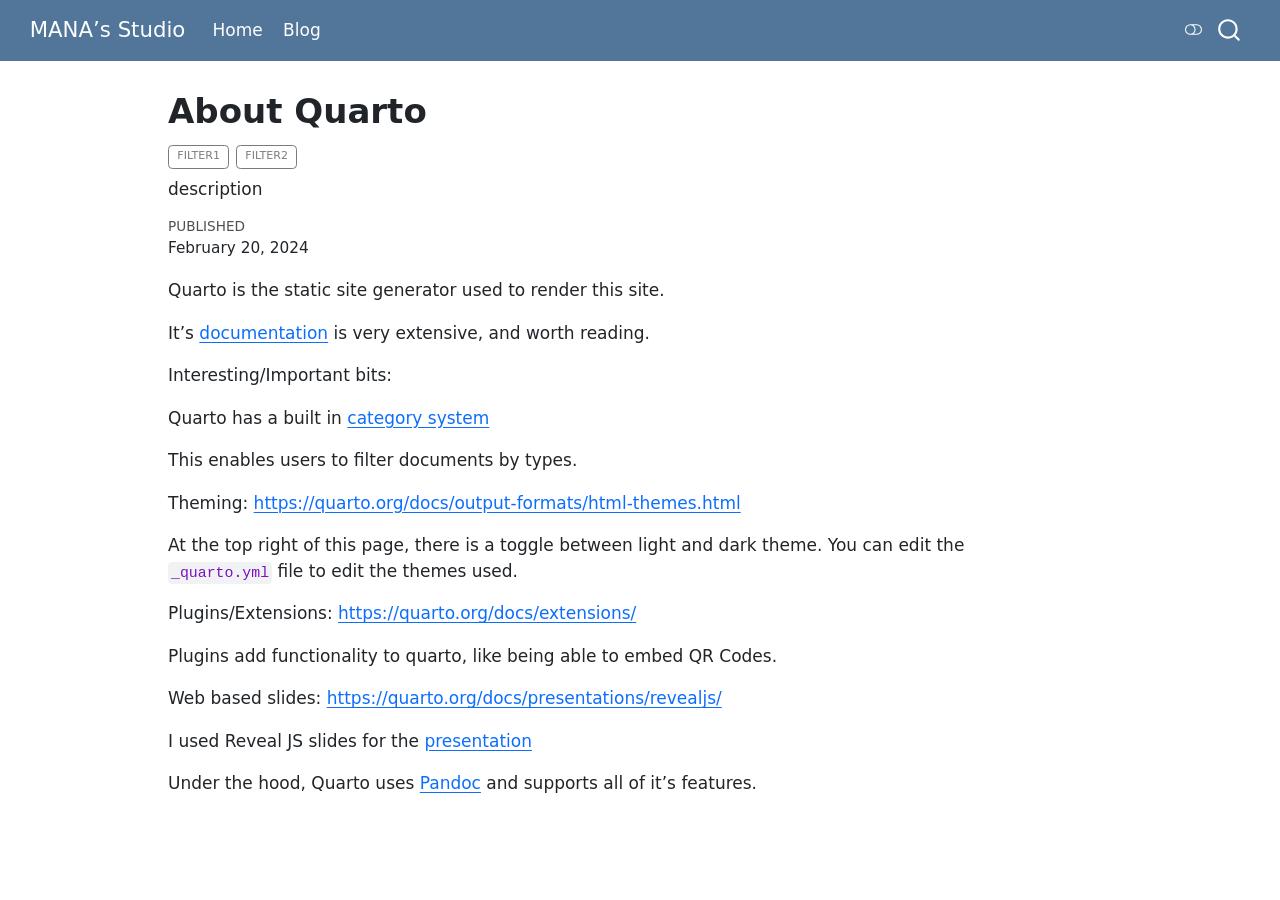
<file: blog/quarto/index.html>
<!DOCTYPE html>
<html xmlns="http://www.w3.org/1999/xhtml" lang="en" xml:lang="en"><head>

<meta charset="utf-8">
<meta name="generator" content="quarto-1.10.18">

<meta name="viewport" content="width=device-width, initial-scale=1.0, user-scalable=yes">

<meta name="dcterms.date" content="2024-02-20">
<meta name="description" content="description">

<title>About Quarto – MANA’s Studio</title>
<style>
/* Default styles provided by pandoc.
** See https://pandoc.org/MANUAL.html#variables-for-html for config info.
*/
span.smallcaps{font-variant: small-caps;}
div.columns{display: flex; gap: 1.5em;}
div.column{flex: auto;}
@media screen {
div.columns{gap: min(4vw, 1.5em);}
div.column{overflow-x: auto;}
}
div.hanging-indent{margin-left: 1.5em; text-indent: -1.5em;}
ul.task-list{list-style: none;}
ul.task-list li input[type="checkbox"] {
  width: 0.8em;
  margin: 0 0.8em 0.2em -1em; /* quarto-specific, see https://github.com/quarto-dev/quarto-cli/issues/4556 */ 
  vertical-align: middle;
}
</style>


<script src="../../site_libs/quarto-nav/quarto-nav.js"></script>
<script src="../../site_libs/quarto-nav/headroom.min.js"></script>
<script src="../../site_libs/clipboard/clipboard.min.js"></script>
<script src="../../site_libs/quarto-search/autocomplete.umd.js"></script>
<script src="../../site_libs/quarto-search/fuse.min.js"></script>
<script src="../../site_libs/quarto-search/quarto-search.js"></script>
<meta name="quarto:offset" content="../../">
<script src="../../site_libs/quarto-html/quarto.js" type="module"></script>
<script src="../../site_libs/quarto-html/tabsets/tabsets.js" type="module"></script>
<script src="../../site_libs/quarto-html/popper.min.js"></script>
<script src="../../site_libs/quarto-html/tippy.umd.min.js"></script>
<script src="../../site_libs/quarto-html/anchor.min.js"></script>
<link href="../../site_libs/quarto-html/tippy.css" rel="stylesheet">
<link href="../../site_libs/quarto-html/quarto-syntax-highlighting-64a204ab8560d761af7679ceaba22944.css" rel="stylesheet" class="quarto-color-scheme" id="quarto-text-highlighting-styles">
<link href="../../site_libs/quarto-html/quarto-syntax-highlighting-dark-b85bc7c33db8c58e0ec93c3465666fed.css" rel="stylesheet" class="quarto-color-scheme quarto-color-alternate" id="quarto-text-highlighting-styles">
<link href="../../site_libs/quarto-html/quarto-syntax-highlighting-64a204ab8560d761af7679ceaba22944.css" rel="stylesheet" class="quarto-color-scheme-extra" id="quarto-text-highlighting-styles">
<script src="../../site_libs/bootstrap/bootstrap.min.js"></script>
<link href="../../site_libs/bootstrap/bootstrap-icons.css" rel="stylesheet">
<link href="../../site_libs/bootstrap/bootstrap-3f2496242c16263c0d5ed257b2b27fab.min.css" rel="stylesheet" append-hash="true" class="quarto-color-scheme" id="quarto-bootstrap" data-mode="light">
<link href="../../site_libs/bootstrap/bootstrap-dark-cb32efade1bbfe408a5e0da3aff80a0a.min.css" rel="stylesheet" append-hash="true" class="quarto-color-scheme quarto-color-alternate" id="quarto-bootstrap" data-mode="dark">
<link href="../../site_libs/bootstrap/bootstrap-3f2496242c16263c0d5ed257b2b27fab.min.css" rel="stylesheet" append-hash="true" class="quarto-color-scheme-extra" id="quarto-bootstrap" data-mode="light">
<script id="quarto-search-options" type="application/json">{
  "location": "navbar",
  "copy-button": false,
  "collapse-after": 3,
  "panel-placement": "end",
  "type": "overlay",
  "limit": 50,
  "keyboard-shortcut": [
    "f",
    "/",
    "s"
  ],
  "show-item-context": false,
  "language": {
    "search-no-results-text": "No results",
    "search-matching-documents-text": "matching documents",
    "search-copy-link-title": "Copy link to search",
    "search-hide-matches-text": "Hide additional matches",
    "search-more-match-text": "more match in this document",
    "search-more-matches-text": "more matches in this document",
    "search-clear-button-title": "Clear",
    "search-text-placeholder": "",
    "search-detached-cancel-button-title": "Cancel",
    "search-submit-button-title": "Submit",
    "search-label": "Search"
  }
}</script>


<link rel="stylesheet" href="../../styles.css">
</head>

<body class="nav-fixed quarto-light"><script id="quarto-html-before-body" type="application/javascript">
    const toggleBodyColorMode = (bsSheetEl) => {
      const mode = bsSheetEl.getAttribute("data-mode");
      const bodyEl = window.document.querySelector("body");
      if (mode === "dark") {
        bodyEl.classList.add("quarto-dark");
        bodyEl.classList.remove("quarto-light");
      } else {
        bodyEl.classList.add("quarto-light");
        bodyEl.classList.remove("quarto-dark");
      }
    }
    const toggleBodyColorPrimary = () => {
      const bsSheetEl = window.document.querySelector("link#quarto-bootstrap:not([rel=disabled-stylesheet])");
      if (bsSheetEl) {
        toggleBodyColorMode(bsSheetEl);
      }
    }
    const setColorSchemeToggle = (alternate) => {
      const toggles = window.document.querySelectorAll('.quarto-color-scheme-toggle');
      for (let i=0; i < toggles.length; i++) {
        const toggle = toggles[i];
        if (toggle) {
          if (alternate) {
            toggle.classList.add("alternate");
          } else {
            toggle.classList.remove("alternate");
          }
        }
      }
    };
    const toggleColorMode = (alternate) => {
      // Switch the stylesheets
      const primaryStylesheets = window.document.querySelectorAll('link.quarto-color-scheme:not(.quarto-color-alternate)');
      const alternateStylesheets = window.document.querySelectorAll('link.quarto-color-scheme.quarto-color-alternate');
      manageTransitions('#quarto-margin-sidebar .nav-link', false);
      if (alternate) {
        // note: dark is layered on light, we don't disable primary!
        enableStylesheet(alternateStylesheets);
        for (const sheetNode of alternateStylesheets) {
          if (sheetNode.id === "quarto-bootstrap") {
            toggleBodyColorMode(sheetNode);
          }
        }
      } else {
        disableStylesheet(alternateStylesheets);
        enableStylesheet(primaryStylesheets)
        toggleBodyColorPrimary();
      }
      manageTransitions('#quarto-margin-sidebar .nav-link', true);
      // Switch the toggles
      setColorSchemeToggle(alternate)
      // Hack to workaround the fact that safari doesn't
      // properly recolor the scrollbar when toggling (#1455)
      if (navigator.userAgent.indexOf('Safari') > 0 && navigator.userAgent.indexOf('Chrome') == -1) {
        manageTransitions("body", false);
        window.scrollTo(0, 1);
        setTimeout(() => {
          window.scrollTo(0, 0);
          manageTransitions("body", true);
        }, 40);
      }
    }
    const disableStylesheet = (stylesheets) => {
      for (let i=0; i < stylesheets.length; i++) {
        const stylesheet = stylesheets[i];
        stylesheet.rel = 'disabled-stylesheet';
      }
    }
    const enableStylesheet = (stylesheets) => {
      for (let i=0; i < stylesheets.length; i++) {
        const stylesheet = stylesheets[i];
        if(stylesheet.rel !== 'stylesheet') { // for Chrome, which will still FOUC without this check
          stylesheet.rel = 'stylesheet';
        }
      }
    }
    const manageTransitions = (selector, allowTransitions) => {
      const els = window.document.querySelectorAll(selector);
      for (let i=0; i < els.length; i++) {
        const el = els[i];
        if (allowTransitions) {
          el.classList.remove('notransition');
        } else {
          el.classList.add('notransition');
        }
      }
    }
    const isFileUrl = () => {
      return window.location.protocol === 'file:';
    }
    const hasAlternateSentinel = () => {
      let styleSentinel = getColorSchemeSentinel();
      if (styleSentinel !== null) {
        return styleSentinel === "alternate";
      } else {
        return false;
      }
    }
    const setStyleSentinel = (alternate) => {
      const value = alternate ? "alternate" : "default";
      if (!isFileUrl()) {
        window.localStorage.setItem("quarto-color-scheme", value);
      } else {
        localAlternateSentinel = value;
      }
    }
    const getColorSchemeSentinel = () => {
      if (!isFileUrl()) {
        const storageValue = window.localStorage.getItem("quarto-color-scheme");
        return storageValue != null ? storageValue : localAlternateSentinel;
      } else {
        return localAlternateSentinel;
      }
    }
    const toggleGiscusIfUsed = (isAlternate, darkModeDefault) => {
      const baseTheme = document.querySelector('#giscus-base-theme')?.value ?? 'light';
      const alternateTheme = document.querySelector('#giscus-alt-theme')?.value ?? 'dark';
      let newTheme = '';
      if(authorPrefersDark) {
        newTheme = isAlternate ? baseTheme : alternateTheme;
      } else {
        newTheme = isAlternate ? alternateTheme : baseTheme;
      }
      const changeGiscusTheme = () => {
        // From: https://github.com/giscus/giscus/issues/336
        const sendMessage = (message) => {
          const iframe = document.querySelector('iframe.giscus-frame');
          if (!iframe) return;
          iframe.contentWindow.postMessage({ giscus: message }, 'https://giscus.app');
        }
        sendMessage({
          setConfig: {
            theme: newTheme
          }
        });
      }
      const isGiscussLoaded = window.document.querySelector('iframe.giscus-frame') !== null;
      if (isGiscussLoaded) {
        changeGiscusTheme();
      }
    };
    const authorPrefersDark = false;
    const darkModeDefault = authorPrefersDark;
      document.querySelector('link#quarto-text-highlighting-styles.quarto-color-scheme-extra').rel = 'disabled-stylesheet';
      document.querySelector('link#quarto-bootstrap.quarto-color-scheme-extra').rel = 'disabled-stylesheet';
    let localAlternateSentinel = darkModeDefault ? 'alternate' : 'default';
    // Dark / light mode switch
    window.quartoToggleColorScheme = () => {
      // Read the current dark / light value
      let toAlternate = !hasAlternateSentinel();
      toggleColorMode(toAlternate);
      setStyleSentinel(toAlternate);
      toggleGiscusIfUsed(toAlternate, darkModeDefault);
      window.dispatchEvent(new Event('resize'));
    };
    // Switch to dark mode if need be
    if (hasAlternateSentinel()) {
      toggleColorMode(true);
    } else {
      toggleColorMode(false);
    }
  </script>

<div id="quarto-search-results"></div>
  <header id="quarto-header" class="headroom fixed-top">
    <nav class="navbar navbar-expand-lg " data-bs-theme="dark">
      <div class="navbar-container container-fluid">
      <div class="navbar-brand-container mx-auto">
    <a class="navbar-brand" href="../../index.html">
    <span class="navbar-title">MANA’s Studio</span>
    </a>
  </div>
            <div id="quarto-search" class="" title="Search"></div>
          <button class="navbar-toggler" type="button" data-bs-toggle="collapse" data-bs-target="#navbarCollapse" aria-controls="navbarCollapse" role="menu" aria-expanded="false" aria-label="Toggle navigation" onclick="if (window.quartoToggleHeadroom) { window.quartoToggleHeadroom(); }">
  <span class="navbar-toggler-icon"></span>
</button>
          <div class="collapse navbar-collapse" id="navbarCollapse">
            <ul class="navbar-nav navbar-nav-scroll me-auto">
  <li class="nav-item">
    <a class="nav-link" href="../../index.html"> 
<span class="menu-text">Home</span></a>
  </li>  
  <li class="nav-item">
    <a class="nav-link" href="../../blog/index.html"> 
<span class="menu-text">Blog</span></a>
  </li>  
</ul>
          </div> <!-- /navcollapse -->
            <div class="quarto-navbar-tools">
  <a href="" class="quarto-color-scheme-toggle quarto-navigation-tool  px-1" onclick="window.quartoToggleColorScheme(); return false;" title="Toggle dark mode"><i class="bi"></i></a>
</div>
      </div> <!-- /container-fluid -->
    </nav>
</header>
<!-- content -->
<div id="quarto-content" class="quarto-container page-columns page-rows-contents page-layout-article page-navbar">
<!-- sidebar -->
<!-- margin-sidebar -->
    <div id="quarto-margin-sidebar" class="sidebar margin-sidebar zindex-bottom">
        
    </div>
<!-- main -->
<main class="content" id="quarto-document-content">


<header id="title-block-header" class="quarto-title-block default">
<div class="quarto-title">
<h1 class="title">About Quarto</h1>
  <div class="quarto-categories">
    <div class="quarto-category">filter1</div>
    <div class="quarto-category">filter2</div>
  </div>
  </div>

<div>
  <div class="description">
    description
  </div>
</div>


<div class="quarto-title-meta">

    
    <div>
    <div class="quarto-title-meta-heading">Published</div>
    <div class="quarto-title-meta-contents">
      <p class="date">February 20, 2024</p>
    </div>
  </div>
  
    
  </div>
  


</header>


<p>Quarto is the static site generator used to render this site.</p>
<p>It’s <a href="https://quarto.org/docs/guide/">documentation</a> is very extensive, and worth reading.</p>
<p>Interesting/Important bits:</p>
<p>Quarto has a built in <a href="https://quarto.org/docs/websites/website-listings.html#categories">category system</a></p>
<p>This enables users to filter documents by types.</p>
<p>Theming: <a href="https://quarto.org/docs/output-formats/html-themes.html" class="uri">https://quarto.org/docs/output-formats/html-themes.html</a></p>
<p>At the top right of this page, there is a toggle between light and dark theme. You can edit the <code>_quarto.yml</code> file to edit the themes used.</p>
<p>Plugins/Extensions: <a href="https://quarto.org/docs/extensions/" class="uri">https://quarto.org/docs/extensions/</a></p>
<p>Plugins add functionality to quarto, like being able to embed QR Codes.</p>
<p>Web based slides: <a href="https://quarto.org/docs/presentations/revealjs/" class="uri">https://quarto.org/docs/presentations/revealjs/</a></p>
<p>I used Reveal JS slides for the <a href="https://moonpiedumplings.github.io/talks/self-site/presentation.html">presentation</a></p>
<p>Under the hood, Quarto uses <a href="https://pandoc.org/">Pandoc</a> and supports all of it’s features.</p>



</main> <!-- /main -->
<script id="quarto-html-after-body" type="application/javascript">
  window.document.addEventListener("DOMContentLoaded", function (event) {
    // Ensure there is a toggle, if there isn't float one in the top right
    if (window.document.querySelector('.quarto-color-scheme-toggle') === null) {
      const a = window.document.createElement('a');
      a.classList.add('top-right');
      a.classList.add('quarto-color-scheme-toggle');
      a.href = "";
      a.onclick = function() { try { window.quartoToggleColorScheme(); } catch {} return false; };
      const i = window.document.createElement("i");
      i.classList.add('bi');
      a.appendChild(i);
      window.document.body.appendChild(a);
    }
    setColorSchemeToggle(hasAlternateSentinel())
    const icon = "";
    const anchorJS = new window.AnchorJS();
    anchorJS.options = {
      placement: 'right',
      icon: icon
    };
    anchorJS.add('.anchored');
    const isCodeAnnotation = (el) => {
      for (const clz of el.classList) {
        if (clz.startsWith('code-annotation-')) {                     
          return true;
        }
      }
      return false;
    }
    const onCopySuccess = function(e) {
      // button target
      const button = e.trigger;
      // don't keep focus
      button.blur();
      // flash "checked"
      button.classList.add('code-copy-button-checked');
      var currentTitle = button.getAttribute("title");
      button.setAttribute("title", "Copied!");
      let tooltip;
      if (window.bootstrap) {
        button.setAttribute("data-bs-toggle", "tooltip");
        button.setAttribute("data-bs-placement", "left");
        button.setAttribute("data-bs-title", "Copied!");
        tooltip = new bootstrap.Tooltip(button, 
          { trigger: "manual", 
            customClass: "code-copy-button-tooltip",
            offset: [0, -8]});
        tooltip.show();    
      }
      setTimeout(function() {
        if (tooltip) {
          tooltip.hide();
          button.removeAttribute("data-bs-title");
          button.removeAttribute("data-bs-toggle");
          button.removeAttribute("data-bs-placement");
        }
        button.setAttribute("title", currentTitle);
        button.classList.remove('code-copy-button-checked');
      }, 1000);
      // clear code selection
      e.clearSelection();
    }
    const getTextToCopy = function(trigger) {
      const outerScaffold = trigger.parentElement.cloneNode(true);
      const codeEl = outerScaffold.querySelector('code');
      for (const childEl of codeEl.children) {
        if (isCodeAnnotation(childEl)) {
          childEl.remove();
        }
      }
      return codeEl.innerText;
    }
    const clipboard = new window.ClipboardJS('.code-copy-button:not([data-in-quarto-modal])', {
      text: getTextToCopy
    });
    clipboard.on('success', onCopySuccess);
    if (window.document.getElementById('quarto-embedded-source-code-modal')) {
      const clipboardModal = new window.ClipboardJS('.code-copy-button[data-in-quarto-modal]', {
        text: getTextToCopy,
        container: window.document.getElementById('quarto-embedded-source-code-modal')
      });
      clipboardModal.on('success', onCopySuccess);
    }
      var localhostRegex = new RegExp(/^(?:http|https):\/\/localhost\:?[0-9]*\//);
      var mailtoRegex = new RegExp(/^mailto:/);
        var filterRegex = new RegExp("https:\/\/aieeeee-k\.github\.io\/");
      var isInternal = (href) => {
          return filterRegex.test(href) || localhostRegex.test(href) || mailtoRegex.test(href);
      }
      // Inspect non-navigation links and adorn them if external
     var links = window.document.querySelectorAll('a[href]:not(.nav-link):not(.navbar-brand):not(.toc-action):not(.sidebar-link):not(.sidebar-item-toggle):not(.pagination-link):not(.no-external):not([aria-hidden]):not(.dropdown-item):not(.quarto-navigation-tool):not(.about-link)');
      for (var i=0; i<links.length; i++) {
        const link = links[i];
        if (!isInternal(link.href)) {
          // undo the damage that might have been done by quarto-nav.js in the case of
          // links that we want to consider external
          if (link.dataset.originalHref !== undefined) {
            link.href = link.dataset.originalHref;
          }
        }
      }
    function tippyHover(el, contentFn, onTriggerFn, onUntriggerFn) {
      const config = {
        allowHTML: true,
        maxWidth: 500,
        delay: 100,
        arrow: false,
        appendTo: function(el) {
            return el.parentElement;
        },
        interactive: true,
        interactiveBorder: 10,
        theme: 'quarto',
        placement: 'bottom-start',
      };
      if (contentFn) {
        config.content = contentFn;
      }
      if (onTriggerFn) {
        config.onTrigger = onTriggerFn;
      }
      if (onUntriggerFn) {
        config.onUntrigger = onUntriggerFn;
      }
      window.tippy(el, config); 
    }
    const noterefs = window.document.querySelectorAll('a[role="doc-noteref"]');
    for (var i=0; i<noterefs.length; i++) {
      const ref = noterefs[i];
      tippyHover(ref, function() {
        // use id or data attribute instead here
        let href = ref.getAttribute('data-footnote-href') || ref.getAttribute('href');
        try { href = new URL(href).hash; } catch {}
        const id = href.replace(/^#\/?/, "");
        const note = window.document.getElementById(id);
        if (note) {
          return note.innerHTML;
        } else {
          return "";
        }
      });
    }
    const xrefs = window.document.querySelectorAll('a.quarto-xref');
    const processXRef = (id, note) => {
      // Strip column container classes
      const stripColumnClz = (el) => {
        el.classList.remove("page-full", "page-columns");
        if (el.children) {
          for (const child of el.children) {
            stripColumnClz(child);
          }
        }
      }
      stripColumnClz(note)
      if (id === null || id.startsWith('sec-')) {
        // Special case sections, only their first couple elements
        const container = document.createElement("div");
        if (note.children && note.children.length > 2) {
          container.appendChild(note.children[0].cloneNode(true));
          for (let i = 1; i < note.children.length; i++) {
            const child = note.children[i];
            if (child.tagName === "P" && child.innerText === "") {
              continue;
            } else {
              container.appendChild(child.cloneNode(true));
              break;
            }
          }
          if (window.Quarto?.typesetMath) {
            window.Quarto.typesetMath(container);
          }
          return container.innerHTML
        } else {
          if (window.Quarto?.typesetMath) {
            window.Quarto.typesetMath(note);
          }
          return note.innerHTML;
        }
      } else {
        // Remove any anchor links if they are present
        const anchorLink = note.querySelector('a.anchorjs-link');
        if (anchorLink) {
          anchorLink.remove();
        }
        if (window.Quarto?.typesetMath) {
          window.Quarto.typesetMath(note);
        }
        if (note.classList.contains("callout")) {
          return note.outerHTML;
        } else {
          return note.innerHTML;
        }
      }
    }
    for (var i=0; i<xrefs.length; i++) {
      const xref = xrefs[i];
      tippyHover(xref, undefined, function(instance) {
        instance.disable();
        let url = xref.getAttribute('href');
        let hash = undefined; 
        if (url.startsWith('#')) {
          hash = url;
        } else {
          try { hash = new URL(url).hash; } catch {}
        }
        if (hash) {
          const id = hash.replace(/^#\/?/, "");
          const note = window.document.getElementById(id);
          if (note !== null) {
            try {
              const html = processXRef(id, note.cloneNode(true));
              instance.setContent(html);
            } finally {
              instance.enable();
              instance.show();
            }
          } else {
            // See if we can fetch this
            fetch(url.split('#')[0])
            .then(res => res.text())
            .then(html => {
              const parser = new DOMParser();
              const htmlDoc = parser.parseFromString(html, "text/html");
              const note = htmlDoc.getElementById(id);
              if (note !== null) {
                const html = processXRef(id, note);
                instance.setContent(html);
              } 
            }).finally(() => {
              instance.enable();
              instance.show();
            });
          }
        } else {
          // See if we can fetch a full url (with no hash to target)
          // This is a special case and we should probably do some content thinning / targeting
          fetch(url)
          .then(res => res.text())
          .then(html => {
            const parser = new DOMParser();
            const htmlDoc = parser.parseFromString(html, "text/html");
            const note = htmlDoc.querySelector('main.content');
            if (note !== null) {
              // This should only happen for chapter cross references
              // (since there is no id in the URL)
              // remove the first header
              if (note.children.length > 0 && note.children[0].tagName === "HEADER") {
                note.children[0].remove();
              }
              const html = processXRef(null, note);
              instance.setContent(html);
            } 
          }).finally(() => {
            instance.enable();
            instance.show();
          });
        }
      }, function(instance) {
      });
    }
        let selectedAnnoteEl;
        const selectorForAnnotation = ( cell, annotation) => {
          let cellAttr = 'data-code-cell="' + cell + '"';
          let lineAttr = 'data-code-annotation="' +  annotation + '"';
          const selector = 'span[' + cellAttr + '][' + lineAttr + ']';
          return selector;
        }
        const selectCodeLines = (annoteEl) => {
          const doc = window.document;
          const targetCell = annoteEl.getAttribute("data-target-cell");
          const targetAnnotation = annoteEl.getAttribute("data-target-annotation");
          const annoteSpan = window.document.querySelector(selectorForAnnotation(targetCell, targetAnnotation));
          const lines = annoteSpan.getAttribute("data-code-lines").split(",");
          const lineIds = lines.map((line) => {
            return targetCell + "-" + line;
          })
          let top = null;
          let height = null;
          let parent = null;
          if (lineIds.length > 0) {
              //compute the position of the single el (top and bottom and make a div)
              const el = window.document.getElementById(lineIds[0]);
              top = el.offsetTop;
              height = el.offsetHeight;
              parent = el.parentElement.parentElement;
            if (lineIds.length > 1) {
              const lastEl = window.document.getElementById(lineIds[lineIds.length - 1]);
              const bottom = lastEl.offsetTop + lastEl.offsetHeight;
              height = bottom - top;
            }
            if (top !== null && height !== null && parent !== null) {
              // cook up a div (if necessary) and position it 
              let div = window.document.getElementById("code-annotation-line-highlight");
              if (div === null) {
                div = window.document.createElement("div");
                div.setAttribute("id", "code-annotation-line-highlight");
                div.style.position = 'absolute';
                parent.appendChild(div);
              }
              div.style.top = top - 2 + "px";
              div.style.height = height + 4 + "px";
              div.style.left = 0;
              let gutterDiv = window.document.getElementById("code-annotation-line-highlight-gutter");
              if (gutterDiv === null) {
                gutterDiv = window.document.createElement("div");
                gutterDiv.setAttribute("id", "code-annotation-line-highlight-gutter");
                gutterDiv.style.position = 'absolute';
                const codeCell = window.document.getElementById(targetCell);
                const gutter = codeCell.querySelector('.code-annotation-gutter');
                gutter.appendChild(gutterDiv);
              }
              gutterDiv.style.top = top - 2 + "px";
              gutterDiv.style.height = height + 4 + "px";
            }
            selectedAnnoteEl = annoteEl;
          }
        };
        const unselectCodeLines = () => {
          const elementsIds = ["code-annotation-line-highlight", "code-annotation-line-highlight-gutter"];
          elementsIds.forEach((elId) => {
            const div = window.document.getElementById(elId);
            if (div) {
              div.remove();
            }
          });
          selectedAnnoteEl = undefined;
        };
          // Handle positioning of the toggle
      window.addEventListener(
        "resize",
        throttle(() => {
          elRect = undefined;
          if (selectedAnnoteEl) {
            selectCodeLines(selectedAnnoteEl);
          }
        }, 10)
      );
      function throttle(fn, ms) {
      let throttle = false;
      let timer;
        return (...args) => {
          if(!throttle) { // first call gets through
              fn.apply(this, args);
              throttle = true;
          } else { // all the others get throttled
              if(timer) clearTimeout(timer); // cancel #2
              timer = setTimeout(() => {
                fn.apply(this, args);
                timer = throttle = false;
              }, ms);
          }
        };
      }
        // Attach click handler to the DT
        const annoteDls = window.document.querySelectorAll('dt[data-target-cell]');
        for (const annoteDlNode of annoteDls) {
          annoteDlNode.addEventListener('click', (event) => {
            const clickedEl = event.target;
            if (clickedEl !== selectedAnnoteEl) {
              unselectCodeLines();
              const activeEl = window.document.querySelector('dt[data-target-cell].code-annotation-active');
              if (activeEl) {
                activeEl.classList.remove('code-annotation-active');
              }
              selectCodeLines(clickedEl);
              clickedEl.classList.add('code-annotation-active');
            } else {
              // Unselect the line
              unselectCodeLines();
              clickedEl.classList.remove('code-annotation-active');
            }
          });
        }
    const findCites = (el) => {
      const parentEl = el.parentElement;
      if (parentEl) {
        const cites = parentEl.dataset.cites;
        if (cites) {
          return {
            el,
            cites: cites.split(' ')
          };
        } else {
          return findCites(el.parentElement)
        }
      } else {
        return undefined;
      }
    };
    var bibliorefs = window.document.querySelectorAll('a[role="doc-biblioref"]');
    for (var i=0; i<bibliorefs.length; i++) {
      const ref = bibliorefs[i];
      const citeInfo = findCites(ref);
      if (citeInfo) {
        tippyHover(citeInfo.el, function() {
          var popup = window.document.createElement('div');
          citeInfo.cites.forEach(function(cite) {
            var citeDiv = window.document.createElement('div');
            citeDiv.classList.add('hanging-indent');
            citeDiv.classList.add('csl-entry');
            var biblioDiv = window.document.getElementById('ref-' + cite);
            if (biblioDiv) {
              citeDiv.innerHTML = biblioDiv.innerHTML;
            }
            popup.appendChild(citeDiv);
          });
          return popup.innerHTML;
        });
      }
    }
  });
  </script>
</div> <!-- /content -->




</body></html>
</file>
<file: site_libs/quarto-html/tippy.css>
.tippy-box[data-animation=fade][data-state=hidden]{opacity:0}[data-tippy-root]{max-width:calc(100vw - 10px)}.tippy-box{position:relative;background-color:#333;color:#fff;border-radius:4px;font-size:14px;line-height:1.4;white-space:normal;outline:0;transition-property:transform,visibility,opacity}.tippy-box[data-placement^=top]>.tippy-arrow{bottom:0}.tippy-box[data-placement^=top]>.tippy-arrow:before{bottom:-7px;left:0;border-width:8px 8px 0;border-top-color:initial;transform-origin:center top}.tippy-box[data-placement^=bottom]>.tippy-arrow{top:0}.tippy-box[data-placement^=bottom]>.tippy-arrow:before{top:-7px;left:0;border-width:0 8px 8px;border-bottom-color:initial;transform-origin:center bottom}.tippy-box[data-placement^=left]>.tippy-arrow{right:0}.tippy-box[data-placement^=left]>.tippy-arrow:before{border-width:8px 0 8px 8px;border-left-color:initial;right:-7px;transform-origin:center left}.tippy-box[data-placement^=right]>.tippy-arrow{left:0}.tippy-box[data-placement^=right]>.tippy-arrow:before{left:-7px;border-width:8px 8px 8px 0;border-right-color:initial;transform-origin:center right}.tippy-box[data-inertia][data-state=visible]{transition-timing-function:cubic-bezier(.54,1.5,.38,1.11)}.tippy-arrow{width:16px;height:16px;color:#333}.tippy-arrow:before{content:"";position:absolute;border-color:transparent;border-style:solid}.tippy-content{position:relative;padding:5px 9px;z-index:1}
</file>
<file: site_libs/quarto-html/quarto-syntax-highlighting-64a204ab8560d761af7679ceaba22944.css>
/* quarto syntax highlight colors */
:root {
  --quarto-hl-ot-color: #003B4F;
  --quarto-hl-at-color: #657422;
  --quarto-hl-ss-color: #20794D;
  --quarto-hl-an-color: #5E5E5E;
  --quarto-hl-fu-color: #4758AB;
  --quarto-hl-st-color: #20794D;
  --quarto-hl-cf-color: #003B4F;
  --quarto-hl-op-color: #5E5E5E;
  --quarto-hl-er-color: #AD0000;
  --quarto-hl-bn-color: #AD0000;
  --quarto-hl-al-color: #AD0000;
  --quarto-hl-va-color: #111111;
  --quarto-hl-bu-color: inherit;
  --quarto-hl-ex-color: inherit;
  --quarto-hl-pp-color: #AD0000;
  --quarto-hl-in-color: #5E5E5E;
  --quarto-hl-vs-color: #20794D;
  --quarto-hl-wa-color: #5E5E5E;
  --quarto-hl-do-color: #5E5E5E;
  --quarto-hl-im-color: #00769E;
  --quarto-hl-ch-color: #20794D;
  --quarto-hl-dt-color: #AD0000;
  --quarto-hl-fl-color: #AD0000;
  --quarto-hl-co-color: #5E5E5E;
  --quarto-hl-cv-color: #5E5E5E;
  --quarto-hl-cn-color: #8f5902;
  --quarto-hl-sc-color: #5E5E5E;
  --quarto-hl-dv-color: #AD0000;
  --quarto-hl-kw-color: #003B4F;
}

/* other quarto variables */
:root {
  --quarto-font-monospace: SFMono-Regular, Menlo, Monaco, Consolas, "Liberation Mono", "Courier New", monospace;
}

/* syntax highlight based on Pandoc's rules */
pre > code.sourceCode > span {
  color: #003B4F;
}

code.sourceCode > span {
  color: #003B4F;
}

div.sourceCode,
div.sourceCode pre.sourceCode {
  color: #003B4F;
}

/* Normal */
code span {
  color: #003B4F;
}

/* Alert */
code span.al {
  color: #AD0000;
  font-style: inherit;
}

/* Annotation */
code span.an {
  color: #5E5E5E;
  font-style: inherit;
}

/* Attribute */
code span.at {
  color: #657422;
  font-style: inherit;
}

/* BaseN */
code span.bn {
  color: #AD0000;
  font-style: inherit;
}

/* BuiltIn */
code span.bu {
  font-style: inherit;
}

/* ControlFlow */
code span.cf {
  color: #003B4F;
  font-weight: bold;
  font-style: inherit;
}

/* Char */
code span.ch {
  color: #20794D;
  font-style: inherit;
}

/* Constant */
code span.cn {
  color: #8f5902;
  font-style: inherit;
}

/* Comment */
code span.co {
  color: #5E5E5E;
  font-style: inherit;
}

/* CommentVar */
code span.cv {
  color: #5E5E5E;
  font-style: italic;
}

/* Documentation */
code span.do {
  color: #5E5E5E;
  font-style: italic;
}

/* DataType */
code span.dt {
  color: #AD0000;
  font-style: inherit;
}

/* DecVal */
code span.dv {
  color: #AD0000;
  font-style: inherit;
}

/* Error */
code span.er {
  color: #AD0000;
  font-style: inherit;
}

/* Extension */
code span.ex {
  font-style: inherit;
}

/* Float */
code span.fl {
  color: #AD0000;
  font-style: inherit;
}

/* Function */
code span.fu {
  color: #4758AB;
  font-style: inherit;
}

/* Import */
code span.im {
  color: #00769E;
  font-style: inherit;
}

/* Information */
code span.in {
  color: #5E5E5E;
  font-style: inherit;
}

/* Keyword */
code span.kw {
  color: #003B4F;
  font-weight: bold;
  font-style: inherit;
}

/* Operator */
code span.op {
  color: #5E5E5E;
  font-style: inherit;
}

/* Other */
code span.ot {
  color: #003B4F;
  font-style: inherit;
}

/* Preprocessor */
code span.pp {
  color: #AD0000;
  font-style: inherit;
}

/* SpecialChar */
code span.sc {
  color: #5E5E5E;
  font-style: inherit;
}

/* SpecialString */
code span.ss {
  color: #20794D;
  font-style: inherit;
}

/* String */
code span.st {
  color: #20794D;
  font-style: inherit;
}

/* Variable */
code span.va {
  color: #111111;
  font-style: inherit;
}

/* VerbatimString */
code span.vs {
  color: #20794D;
  font-style: inherit;
}

/* Warning */
code span.wa {
  color: #5E5E5E;
  font-style: italic;
}

.prevent-inlining {
  content: "</";
}

/*# sourceMappingURL=9d8d5bb603a83b8298b89080a598c93b.css.map */
</file>
<file: site_libs/quarto-html/quarto-syntax-highlighting-dark-b85bc7c33db8c58e0ec93c3465666fed.css>
/* quarto syntax highlight colors */
:root {
  --quarto-hl-al-color: #f07178;
  --quarto-hl-an-color: #d4d0ab;
  --quarto-hl-at-color: #00e0e0;
  --quarto-hl-bn-color: #d4d0ab;
  --quarto-hl-bu-color: #abe338;
  --quarto-hl-ch-color: #abe338;
  --quarto-hl-co-color: #f8f8f2;
  --quarto-hl-cv-color: #ffd700;
  --quarto-hl-cn-color: #ffd700;
  --quarto-hl-cf-color: #ffa07a;
  --quarto-hl-dt-color: #ffa07a;
  --quarto-hl-dv-color: #d4d0ab;
  --quarto-hl-do-color: #f8f8f2;
  --quarto-hl-er-color: #f07178;
  --quarto-hl-ex-color: #00e0e0;
  --quarto-hl-fl-color: #d4d0ab;
  --quarto-hl-fu-color: #ffa07a;
  --quarto-hl-im-color: #abe338;
  --quarto-hl-in-color: #d4d0ab;
  --quarto-hl-kw-color: #ffa07a;
  --quarto-hl-op-color: #ffa07a;
  --quarto-hl-ot-color: #00e0e0;
  --quarto-hl-pp-color: #dcc6e0;
  --quarto-hl-re-color: #00e0e0;
  --quarto-hl-sc-color: #abe338;
  --quarto-hl-ss-color: #abe338;
  --quarto-hl-st-color: #abe338;
  --quarto-hl-va-color: #00e0e0;
  --quarto-hl-vs-color: #abe338;
  --quarto-hl-wa-color: #dcc6e0;
}

/* other quarto variables */
:root {
  --quarto-font-monospace: SFMono-Regular, Menlo, Monaco, Consolas, "Liberation Mono", "Courier New", monospace;
}

/* syntax highlight based on Pandoc's rules */
pre > code.sourceCode > span {
  color: #f8f8f2;
}

code.sourceCode > span {
  color: #f8f8f2;
}

div.sourceCode,
div.sourceCode pre.sourceCode {
  color: #f8f8f2;
}

/* Normal */
code span {
  color: #f8f8f2;
}

/* Alert */
code span.al {
  color: #f07178;
}

/* Annotation */
code span.an {
  color: #d4d0ab;
}

/* Attribute */
code span.at {
  color: #00e0e0;
}

/* BaseN */
code span.bn {
  color: #d4d0ab;
}

/* BuiltIn */
code span.bu {
  color: #abe338;
}

/* ControlFlow */
code span.cf {
  font-weight: bold;
  color: #ffa07a;
}

/* Char */
code span.ch {
  color: #abe338;
}

/* Constant */
code span.cn {
  color: #ffd700;
}

/* Comment */
code span.co {
  font-style: italic;
  color: #f8f8f2;
}

/* CommentVar */
code span.cv {
  color: #ffd700;
}

/* Documentation */
code span.do {
  color: #f8f8f2;
}

/* DataType */
code span.dt {
  color: #ffa07a;
}

/* DecVal */
code span.dv {
  color: #d4d0ab;
}

/* Error */
code span.er {
  color: #f07178;
  text-decoration: underline;
}

/* Extension */
code span.ex {
  font-weight: bold;
  color: #00e0e0;
}

/* Float */
code span.fl {
  color: #d4d0ab;
}

/* Function */
code span.fu {
  color: #ffa07a;
}

/* Import */
code span.im {
  color: #abe338;
}

/* Information */
code span.in {
  color: #d4d0ab;
}

/* Keyword */
code span.kw {
  font-weight: bold;
  color: #ffa07a;
}

/* Operator */
code span.op {
  color: #ffa07a;
}

/* Other */
code span.ot {
  color: #00e0e0;
}

/* Preprocessor */
code span.pp {
  color: #dcc6e0;
}

/* RegionMarker */
code span.re {
  background-color: #f8f8f2;
  color: #00e0e0;
}

/* SpecialChar */
code span.sc {
  color: #abe338;
}

/* SpecialString */
code span.ss {
  color: #abe338;
}

/* String */
code span.st {
  color: #abe338;
}

/* Variable */
code span.va {
  color: #00e0e0;
}

/* VerbatimString */
code span.vs {
  color: #abe338;
}

/* Warning */
code span.wa {
  color: #dcc6e0;
}

.prevent-inlining {
  content: "</";
}

/*# sourceMappingURL=4ed8f1090dec6531da29ab00902aa718.css.map */
</file>
<file: styles.css>
/* css styles */
</file>
